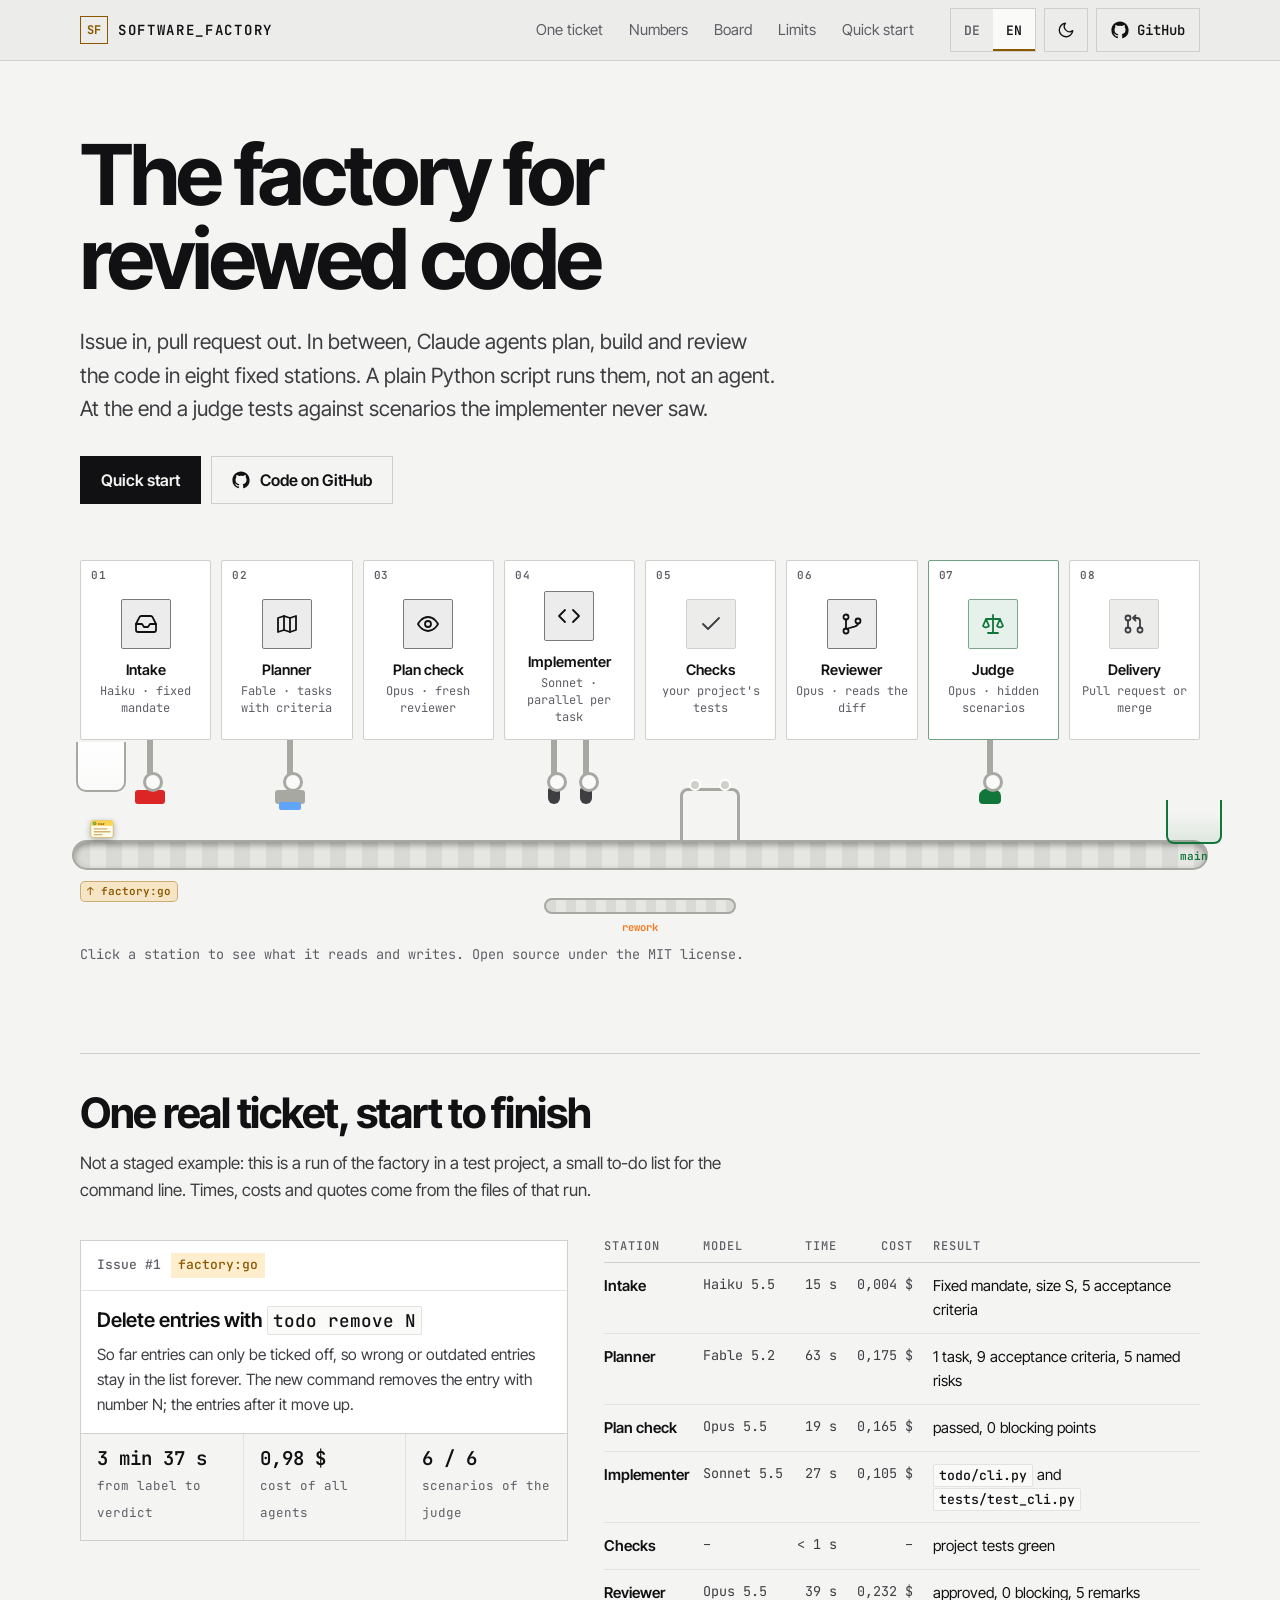
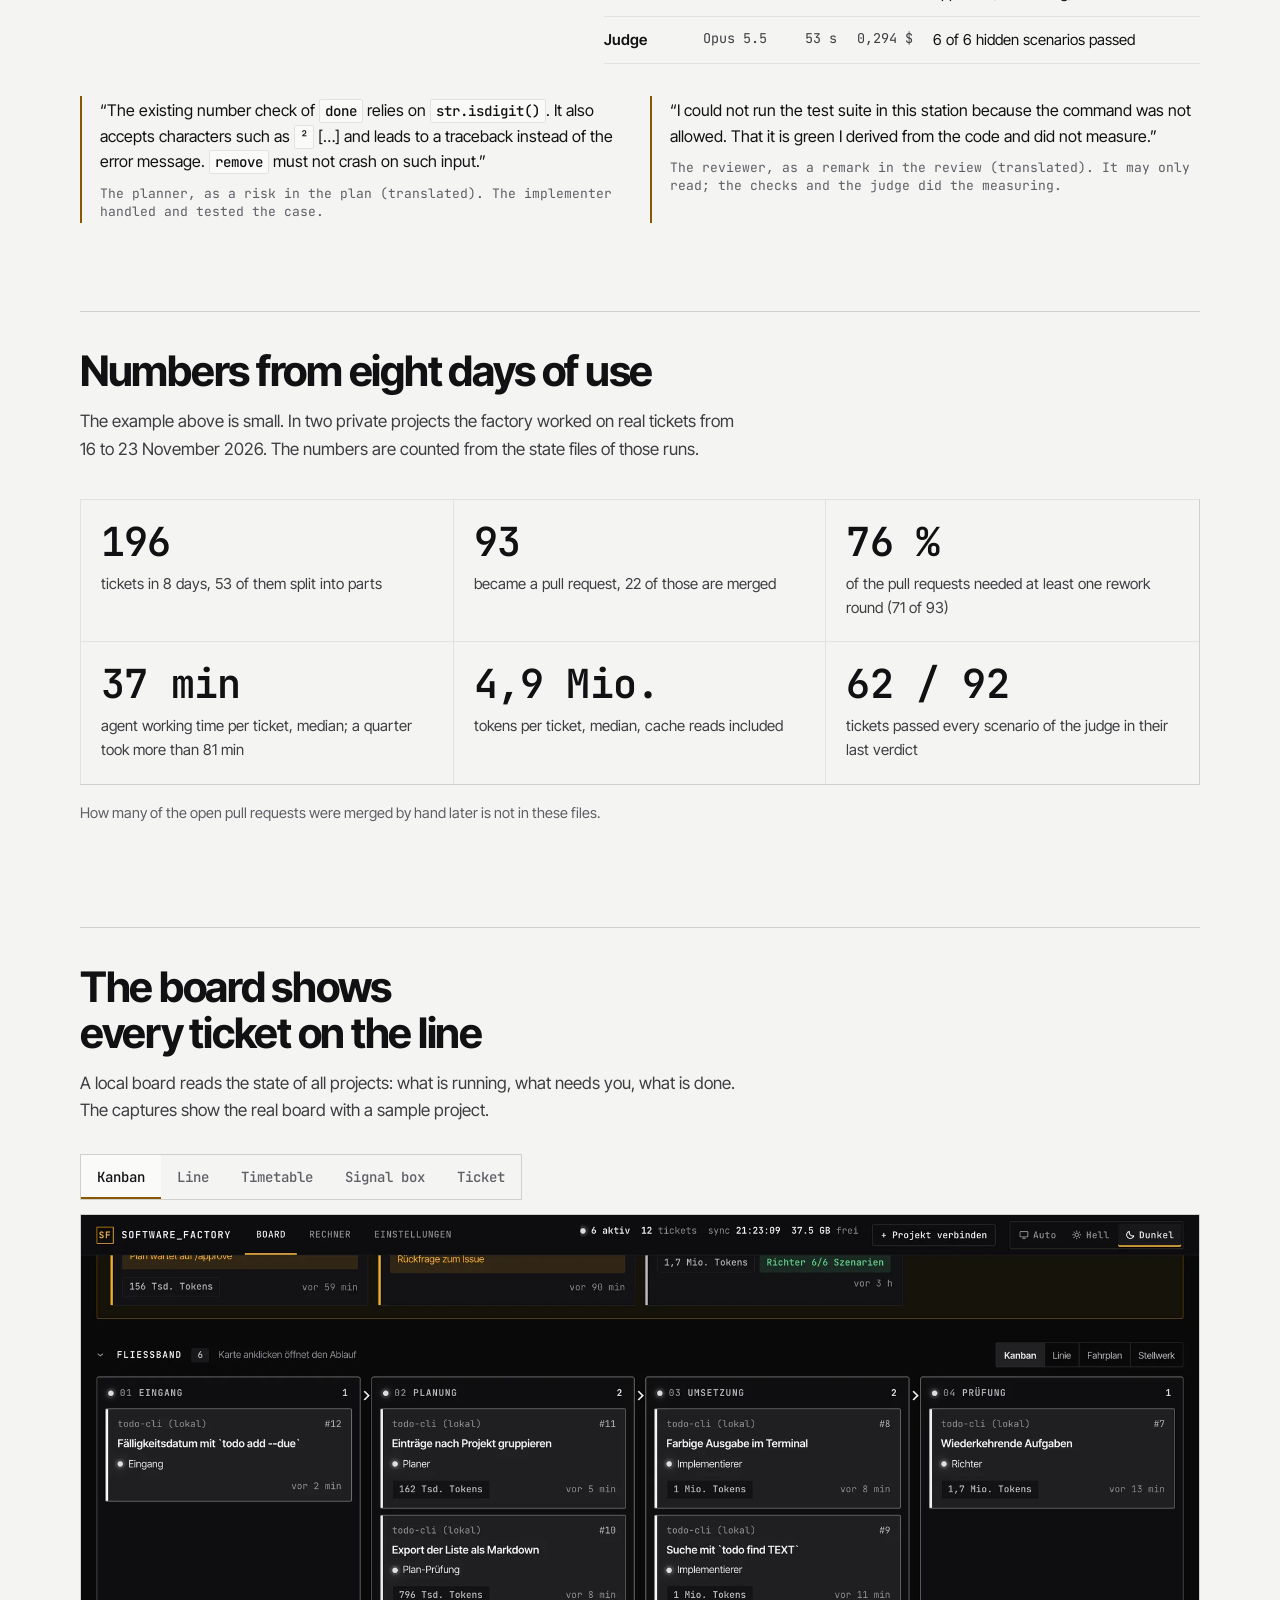
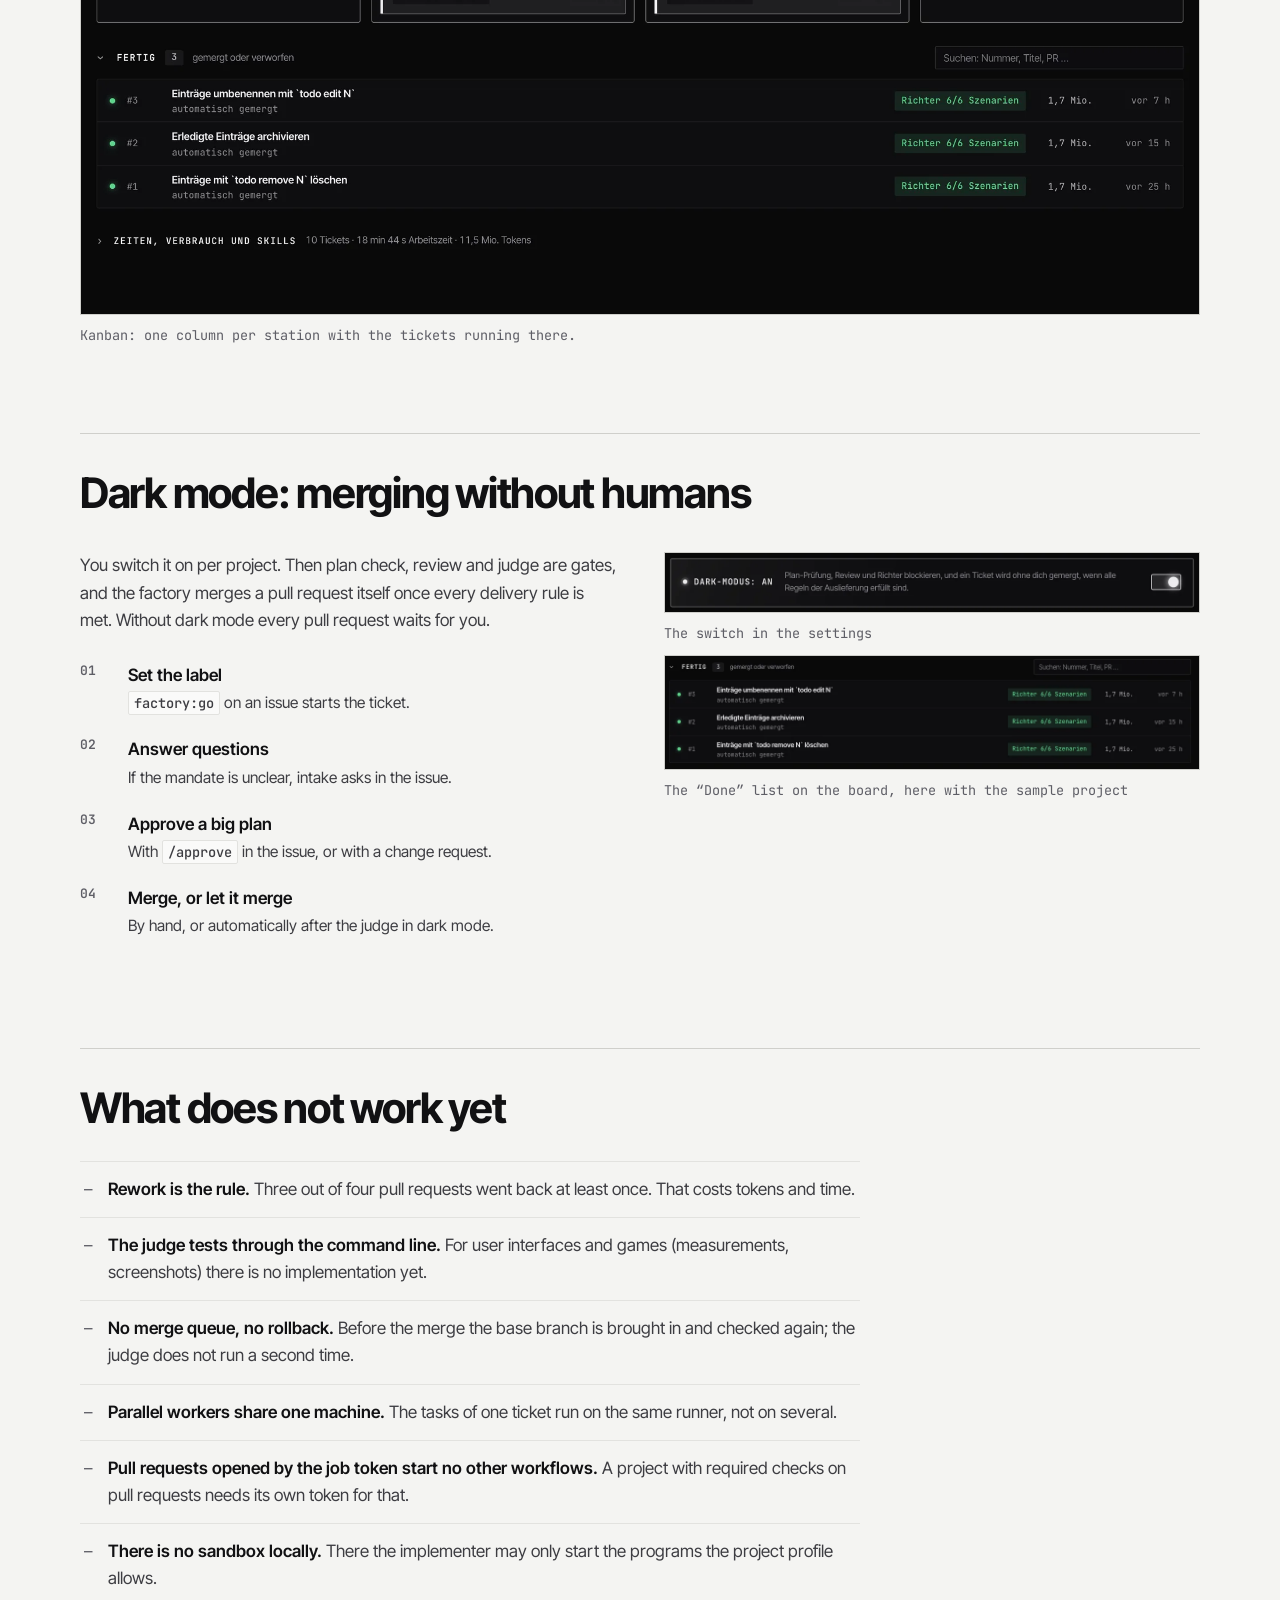
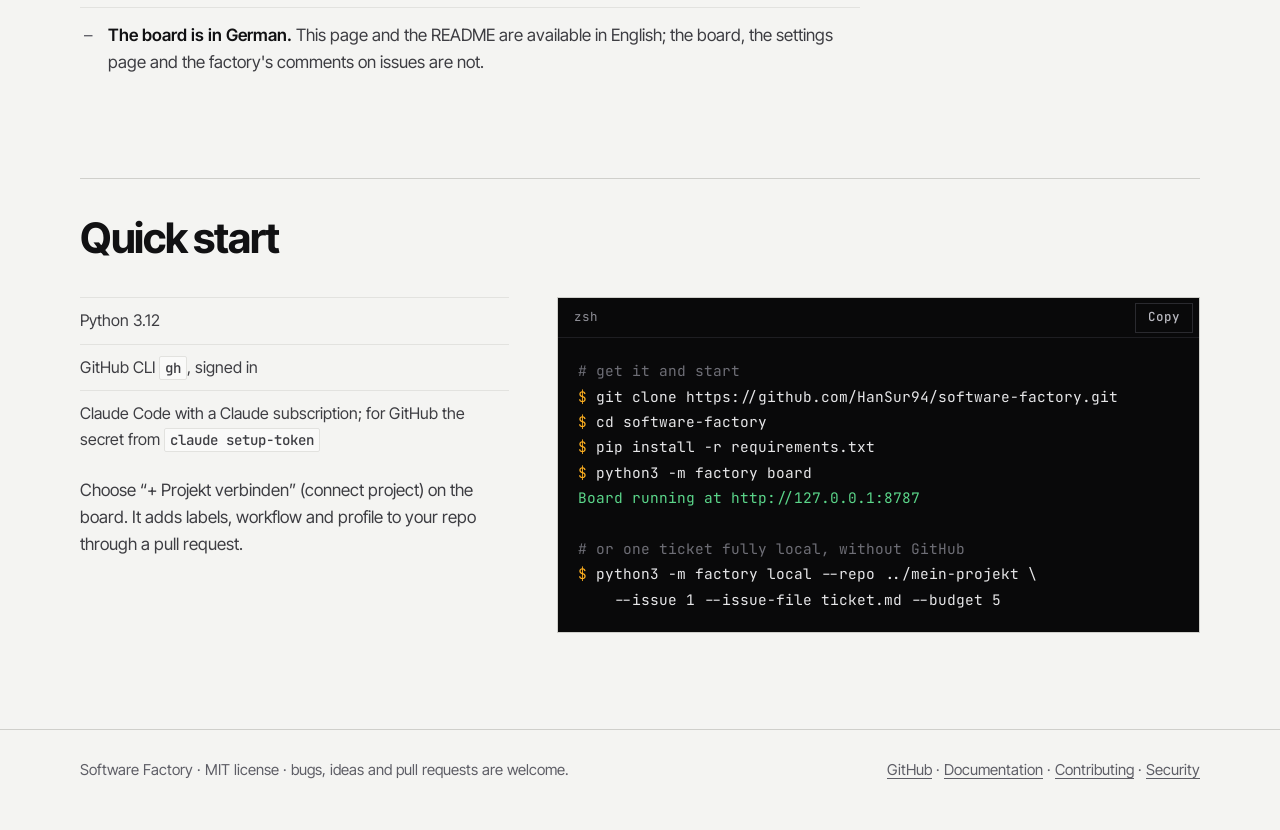
<file: docs/index.html>
<!doctype html>
<html lang="de">
<head>
<meta charset="utf-8">
<meta name="viewport" content="width=device-width, initial-scale=1">
<title>Software Factory – die Fabrik für geprüften Code</title>
<meta name="description" content="Open-Source-Fließband für Code: Claude-Agents planen, bauen und prüfen ein GitHub-Issue in acht Stationen, ein getrennter Richter testet gegen verborgene Szenarien. Gesteuert von einem Skript, nicht von einem Agent.">
<meta property="og:title" content="Software Factory">
<meta property="og:description" content="Issue rein, Pull Request raus. Agents planen, bauen und prüfen; ein Richter testet gegen verborgene Szenarien.">
<meta property="og:image" content="https://hansur94.github.io/software-factory/assets/board-kanban-dark.webp">
<meta property="og:type" content="website">
<meta name="twitter:card" content="summary_large_image">
<meta name="color-scheme" content="dark light">
<link rel="icon" href="data:image/svg+xml,%3Csvg xmlns='http://www.w3.org/2000/svg' viewBox='0 0 32 32'%3E%3Crect x='1.5' y='1.5' width='29' height='29' fill='%2309090a' stroke='%23ffb020' stroke-width='3'/%3E%3Ctext x='16' y='21.5' font-family='monospace' font-size='14' font-weight='700' text-anchor='middle' fill='%23ffb020'%3ESF%3C/text%3E%3C/svg%3E">
<script>
// Theme and language are per-browser conveniences; storage may be missing, then the system decides.
(function () {
  var t = null; try { t = localStorage.getItem("sf-page-theme"); } catch (e) {}
  if (t === "light" || t === "dark") document.documentElement.dataset.theme = t;
})();
</script>
<link rel="preconnect" href="https://fonts.googleapis.com">
<link rel="preconnect" href="https://fonts.gstatic.com" crossorigin>
<link href="https://fonts.googleapis.com/css2?family=Inter+Tight:wght@400;500;600;700&family=JetBrains+Mono:wght@400;500;600;700&display=swap" rel="stylesheet">
<style>
:root {
  --bg: #09090a; --bg-2: #0e0e10; --card: #121214; --card-2: #18181b; --line: #1e1e22; --line-2: #2a2a2f;
  --fg: #f2f2f4; --fg-2: #b9b9c0; --muted: #8e8e96;
  --run: #ececef; --run-soft: rgba(236, 236, 239, .10); --on-run: #111113;
  --you: #ffb020; --you-soft: rgba(255, 176, 32, .13);
  --done: #5bd68a; --done-soft: rgba(91, 214, 138, .12); --bad: #ff5a4e;
  --belt-a: #18181b; --belt-b: #222226; --belt-edge: #3a3a40;
  --mono: "JetBrains Mono", ui-monospace, SFMono-Regular, Menlo, monospace;
  --sans: "Inter Tight", "IBM Plex Sans", system-ui, -apple-system, "Segoe UI", sans-serif;
  --wrap: 1120px;
}
@media (prefers-color-scheme: light) {
  :root:not([data-theme="dark"]) {
    --bg: #f4f4f2; --bg-2: #ececea; --card: #ffffff; --card-2: #fafaf9; --line: #e2e2df; --line-2: #cfcfcb;
    --fg: #111113; --fg-2: #3d3d42; --muted: #5e5e66;
    --run: #111113; --run-soft: rgba(17, 17, 19, .08); --on-run: #ffffff;
    --you: #8a5800; --you-soft: rgba(255, 176, 32, .22);
    --done: #12753a; --done-soft: rgba(18, 117, 58, .1); --bad: #c4271d;
    --belt-a: #d9d9d5; --belt-b: #e6e6e3; --belt-edge: #a8a8a3;
  }
}
:root[data-theme="light"] {
  --bg: #f4f4f2; --bg-2: #ececea; --card: #ffffff; --card-2: #fafaf9; --line: #e2e2df; --line-2: #cfcfcb;
  --fg: #111113; --fg-2: #3d3d42; --muted: #5e5e66;
  --run: #111113; --run-soft: rgba(17, 17, 19, .08); --on-run: #ffffff;
  --you: #8a5800; --you-soft: rgba(255, 176, 32, .22);
  --done: #12753a; --done-soft: rgba(18, 117, 58, .1); --bad: #c4271d;
  --belt-a: #d9d9d5; --belt-b: #e6e6e3; --belt-edge: #a8a8a3;
}
* { box-sizing: border-box; }
html { scroll-behavior: smooth; -webkit-text-size-adjust: 100%; }
body { margin: 0; background: var(--bg); color: var(--fg); font: 400 17px/1.6 var(--sans); overflow-x: hidden; }
img { max-width: 100%; display: block; }
a { color: inherit; text-decoration-color: var(--muted); text-underline-offset: 3px; }
a:hover { text-decoration-color: var(--fg); }
:focus-visible { outline: 2px solid var(--you); outline-offset: 3px; }
.wrap { width: min(var(--wrap), 100% - 32px); margin-inline: auto; }
.skip { position: absolute; left: -999px; top: 8px; background: var(--fg); color: var(--bg); padding: 8px 14px; z-index: 50; }
.skip:focus { left: 16px; }
code { white-space: nowrap; font: 500 .88em/1 var(--mono); background: var(--card-2); border: 1px solid var(--line); border-radius: 2px; padding: 2px 5px; }

/* bar */
header.top { position: sticky; top: 0; z-index: 20; background: var(--bg-2); border-bottom: 1px solid var(--line-2); }
.nav { display: flex; align-items: center; gap: 24px; height: 60px; }
.brand { display: flex; align-items: center; gap: 10px; text-decoration: none; font: 600 14px/1 var(--mono); letter-spacing: .12em; }
.logo { width: 28px; height: 28px; display: grid; place-items: center; border: 1.5px solid var(--you); color: var(--you); font: 700 12px/1 var(--mono); letter-spacing: 0; }
.nav nav { display: flex; gap: 2px; margin-left: auto; }
.nav nav a { text-decoration: none; color: var(--muted); font-size: 15px; padding: 0 12px; min-height: 44px; display: inline-flex; align-items: center; }
.nav nav a:hover { color: var(--fg); }
.tools { display: flex; align-items: center; gap: 8px; }
.seg { display: inline-flex; border: 1px solid var(--line-2); }
.seg button { font: 600 13px/1 var(--mono); color: var(--muted); background: transparent; border: 0; min-width: 42px; min-height: 42px; cursor: pointer; }
.seg button:hover { color: var(--fg); }
.seg button[aria-pressed="true"] { color: var(--fg); background: var(--card-2); box-shadow: inset 0 -2px 0 var(--you); }
.theme, .gh { display: inline-flex; align-items: center; justify-content: center; gap: 8px; min-width: 44px; min-height: 44px; border: 1px solid var(--line-2); background: transparent;
  color: var(--fg); cursor: pointer; text-decoration: none; font: 500 14px/1 var(--mono); }
.gh { padding: 0 14px; }
.theme:hover, .gh:hover { border-color: var(--fg); }
.theme svg, .gh svg { width: 18px; height: 18px; }
.theme .sun { display: none; }
:root[data-mode="dark"] .theme .sun { display: block; } :root[data-mode="dark"] .theme .moon { display: none; }
@media (max-width: 960px) { .nav nav { display: none; } .tools { margin-left: auto; } }
@media (max-width: 520px) { .ghtext { display: none; } .gh { padding: 0; } }
@media (max-width: 440px) { .bname { display: none; } }

/* opening */
.hero { padding: 72px 0 0; }
h1 { font: 700 clamp(40px, 6.6vw, 84px)/1 var(--sans); letter-spacing: -.04em; margin: 0; max-width: 14ch; text-wrap: balance; }
.lead { font-size: clamp(18px, 2vw, 21px); color: var(--fg-2); max-width: 58ch; margin: 24px 0 0; text-wrap: pretty; }
.ctas { display: flex; gap: 10px; flex-wrap: wrap; margin-top: 30px; }
.btn { display: inline-flex; align-items: center; gap: 10px; text-decoration: none; font: 600 16px/1 var(--sans); padding: 0 20px; min-height: 48px;
  border: 1px solid var(--line-2); cursor: pointer; }
.btn:hover { border-color: var(--fg); }
.btn.primary { background: var(--fg); color: var(--bg); border-color: var(--fg); }
.btn.primary:hover { background: var(--fg-2); border-color: var(--fg-2); }
.btn svg { width: 18px; height: 18px; }
.hint { margin: 20px 0 0; color: var(--muted); font: 400 13.5px/1.5 var(--mono); }

/* sections: a hairline, a plain heading */
section { padding: 88px 0 0; }
section > .wrap, section.wrap { border-top: 1px solid var(--line-2); padding-top: 36px; }
h2 { font: 700 clamp(28px, 3.6vw, 42px)/1.1 var(--sans); letter-spacing: -.03em; margin: 0; max-width: 24ch; text-wrap: balance; }
.sub { color: var(--fg-2); max-width: 66ch; margin: 14px 0 0; }

/* one real ticket */
.run { display: grid; grid-template-columns: minmax(0, .9fr) minmax(0, 1.1fr); gap: 36px; margin-top: 36px; align-items: start; }
@media (max-width: 900px) { .run { grid-template-columns: 1fr; } }
.issue { border: 1px solid var(--line-2); background: var(--card); }
.issue .hd { display: flex; gap: 10px; align-items: center; padding: 12px 16px; border-bottom: 1px solid var(--line); font: 500 13px/1.3 var(--mono); color: var(--muted); }
.issue .lbl { color: var(--you); background: var(--you-soft); padding: 4px 7px; }
.issue h3 { font: 600 20px/1.3 var(--sans); margin: 0; padding: 16px 16px 0; }
.issue p { margin: 0; padding: 10px 16px 16px; color: var(--fg-2); font-size: 15.5px; }
.total { display: grid; grid-template-columns: repeat(3, 1fr); border: 1px solid var(--line-2); border-top: 0; }
.total div { padding: 14px 16px; border-left: 1px solid var(--line); }
.total div:first-child { border-left: 0; }
.total b { display: block; font: 600 clamp(15px, 1.5vw, 19px)/1.2 var(--mono); white-space: nowrap; }
.total span { font: 400 12.5px/1.4 var(--mono); color: var(--muted); }
table { width: 100%; border-collapse: collapse; font-size: 15px; }
th { text-align: left; font: 500 12px/1 var(--mono); color: var(--muted); letter-spacing: .08em; text-transform: uppercase; padding: 0 14px 10px 0; border-bottom: 1px solid var(--line-2); }
td { padding: 11px 14px 11px 0; border-bottom: 1px solid var(--line); vertical-align: top; }
td.m, th.m { font-family: var(--mono); font-size: 13.5px; white-space: nowrap; color: var(--fg-2); }
td.r, th.r { text-align: right; padding-right: 20px; }
td:first-child { white-space: nowrap; }
td b { font-weight: 600; }
td small { display: block; color: var(--muted); font-size: 13.5px; }
.scroll { overflow-x: auto; }
.quotes { display: grid; grid-template-columns: repeat(2, minmax(0, 1fr)); gap: 20px; margin-top: 32px; }
@media (max-width: 760px) { .quotes { grid-template-columns: 1fr; } }
blockquote { margin: 0; border-left: 2px solid var(--you); padding: 2px 0 2px 18px; }
blockquote p { margin: 0; font-size: 16px; color: var(--fg); }
blockquote footer { margin-top: 10px; padding: 0; font: 400 13px/1.4 var(--mono); color: var(--muted); }

/* numbers from real use */
.nums { display: grid; grid-template-columns: repeat(3, minmax(0, 1fr)); margin-top: 36px; border: 1px solid var(--line-2); }
.nums div { padding: 22px 20px; border-left: 1px solid var(--line); border-top: 1px solid var(--line); margin: -1px 0 0 -1px; }
.nums b { display: block; font: 600 clamp(28px, 3.4vw, 40px)/1 var(--mono); letter-spacing: -.02em; }
.nums span { display: block; margin-top: 10px; color: var(--fg-2); font-size: 15px; }
@media (max-width: 760px) { .nums { grid-template-columns: 1fr 1fr; } }
@media (max-width: 440px) { .nums { grid-template-columns: 1fr; } }
.note { margin-top: 16px; color: var(--muted); font-size: 14.5px; max-width: 70ch; }

/* the board */
.tabs { display: inline-flex; flex-wrap: wrap; margin-top: 30px; border: 1px solid var(--line-2); max-width: 100%; }
.tabs button { font: 500 14px/1 var(--mono); color: var(--muted); background: transparent; border: 0; padding: 0 16px; min-height: 44px; cursor: pointer; }
.tabs button:hover { color: var(--fg); }
.tabs button[aria-selected="true"] { color: var(--fg); background: var(--card-2); box-shadow: inset 0 -2px 0 var(--you); }
.panel { margin-top: 14px; }
.panel[hidden] { display: none; }
figure { margin: 0; }
.shot { border: 1px solid var(--line-2); background: #09090a; }
.shot img { width: 100%; height: auto; }
figcaption { margin-top: 10px; color: var(--muted); font: 400 13.5px/1.5 var(--mono); }

/* dark mode */
.split { display: grid; grid-template-columns: minmax(0, 1fr) minmax(0, 1fr); gap: 48px; align-items: start; margin-top: 36px; }
.split.wide-right { grid-template-columns: minmax(0, .8fr) minmax(0, 1.2fr); }
@media (max-width: 900px) { .split, .split.wide-right { grid-template-columns: 1fr; gap: 28px; } }
.steps { counter-reset: s; margin: 0; padding: 0; list-style: none; }
.steps li { counter-increment: s; position: relative; padding: 0 0 20px 48px; }
.steps li::before { content: counter(s, decimal-leading-zero); position: absolute; left: 0; top: 2px; font: 600 13px/1 var(--mono); color: var(--muted); }
.steps b { display: block; font-weight: 600; }
.steps span { color: var(--fg-2); font-size: 15.5px; }
.proof { display: grid; gap: 12px; }

/* limits */
.limits { margin: 30px 0 0; padding: 0; list-style: none; max-width: 78ch; }
.limits li { padding: 14px 0 14px 28px; border-top: 1px solid var(--line); position: relative; color: var(--fg-2); }
.limits li::before { content: "–"; position: absolute; left: 4px; color: var(--muted); }
.limits b { color: var(--fg); font-weight: 600; }

/* quick start */
.need { margin: 24px 0 0; padding: 0; list-style: none; }
.need li { padding: 10px 0; border-top: 1px solid var(--line); color: var(--fg-2); font-size: 16px; }
.term { background: #09090a; color: #e6e6e8; border: 1px solid var(--line-2); }
.term .bar { display: flex; align-items: center; height: 40px; padding: 0 6px 0 16px; border-bottom: 1px solid #1e1e22; font: 400 12.5px/1 var(--mono); color: #8e8e96; }
.term pre { margin: 0; padding: 20px; font: 400 14.5px/1.75 var(--mono); overflow-x: auto; }
.term .c { color: #6e6e76; } .term .p { color: #ffb020; user-select: none; } .term .ok { color: #5bd68a; }
.copy { margin-left: auto; font: 500 12.5px/1 var(--mono); color: #b9b9c0; background: transparent; border: 1px solid #2a2a2f; padding: 0 12px; min-height: 30px; cursor: pointer; }
.copy:hover { color: #fff; border-color: #8e8e96; }

footer.end { margin-top: 96px; border-top: 1px solid var(--line-2); padding: 28px 0 48px; color: var(--muted); font-size: 15px; }
footer.end .wrap { display: flex; gap: 12px 28px; flex-wrap: wrap; justify-content: space-between; }

@media (prefers-reduced-motion: reduce) { *, *::before, *::after { animation: none !important; transition: none !important; scroll-behavior: auto !important; } }

/* production line: stations stand over a running conveyor belt */
.factory { position: relative; display: grid; grid-template-columns: repeat(8, minmax(0, 1fr)); gap: 10px; margin-top: 56px; padding-bottom: 184px; }
.belt { position: absolute; left: -8px; right: -8px; bottom: 54px; height: 30px; border-radius: 15px; border: 2px solid var(--belt-edge);
  background: repeating-linear-gradient(90deg, var(--belt-a) 0 16px, var(--belt-b) 16px 32px);
  box-shadow: inset 0 3px 6px rgba(0, 0, 0, .35); animation: belt 1.1s linear infinite; }
@keyframes belt { to { background-position: 32px 0; } }
/* tickets riding on the belt: they start cyan and leave green */
.box { display: none; position: absolute; bottom: calc(100% + 2px); width: 30px; height: 22px; border-radius: 5px; background: var(--run);
  box-shadow: 0 0 16px color-mix(in srgb, var(--run) 60%, transparent); animation: ride 13.5s linear infinite; }
.box::before { content: ""; position: absolute; left: 6px; right: 6px; top: 6px; height: 2px; border-radius: 2px; background: rgba(0, 0, 0, .35); box-shadow: 0 5px 0 rgba(0, 0, 0, .25); }
.box.b1 { left: 10%; } .box.b2 { left: 45%; animation-delay: -4.5s; } .box.b3 { left: 80%; animation-delay: -9s; }
@keyframes ride { 0% { left: -4%; background: var(--run); } 82% { background: var(--run); } 90%, 100% { background: var(--done); box-shadow: 0 0 16px color-mix(in srgb, var(--done) 60%, transparent); } 100% { left: 100%; } }
.st { position: relative; z-index: 3; text-align: center; background: var(--card); border: 1px solid var(--line-2); border-radius: 2px; transition: border-color .2s, box-shadow .2s, transform .2s; }
.st-btn { display: block; width: 100%; height: 100%; padding: 30px 8px 14px; background: none; border: 0; border-radius: 2px; color: inherit; font: inherit; text-align: inherit; cursor: pointer; }
.st:hover { border-color: var(--fg); }
.st.on { border-color: var(--you); box-shadow: inset 0 -2px 0 var(--you); }
.st-detail { position: relative; margin-top: 18px; background: var(--card); border: 1px solid var(--line-2); border-radius: 2px; padding: 22px 24px; }
/* wide: a notch points up to the chosen station, so the panel reads as its extension */
.st-detail::before { content: ""; position: absolute; top: -9px; left: var(--px, 50%); width: 16px; height: 16px; margin-left: -8px; background: var(--card);
  border-left: 1px solid var(--line-2); border-top: 1px solid var(--line-2); transform: rotate(45deg); }
.st-detail .hd { display: flex; align-items: center; gap: 12px; flex-wrap: wrap; }
.st-detail h3 { font: 600 20px/1.3 var(--sans); margin: 0; }
.st-detail .model { font: 500 12.5px/1 var(--mono); color: var(--run); background: var(--run-soft); border-radius: 2px; padding: 6px 9px; }
.st-detail .close { margin-left: auto; font: 500 13px/1 var(--mono); color: var(--fg-2); background: transparent; border: 1px solid var(--line-2); border-radius: 2px; min-height: 36px; padding: 0 12px; cursor: pointer; }
.st-detail .close:hover { border-color: var(--run); color: var(--fg); }
.st-detail p { margin: 12px 0 0; color: var(--fg-2); }
.st-detail dl { display: grid; grid-template-columns: repeat(2, minmax(0, 1fr)); gap: 12px; margin: 16px 0 0; }
.st-detail dl div { background: var(--bg-2); border: 1px solid var(--line); border-radius: 2px; padding: 12px 14px; }
.st-detail dt { font: 600 11.5px/1 var(--mono); letter-spacing: .12em; text-transform: uppercase; color: var(--muted); margin-bottom: 8px; }
.st-detail dd { margin: 0; font-size: 15.5px; }
@media (max-width: 560px) { .st-detail dl { grid-template-columns: 1fr; } }
.st::after { display: none; content: ""; position: absolute; left: 50%; bottom: -36px; width: 14px; height: 34px; transform: translateX(-50%);
  background: linear-gradient(90deg, var(--belt-edge) 0 2px, transparent 2px calc(100% - 2px), var(--belt-edge) calc(100% - 2px)); }
.st .num { position: absolute; top: 9px; left: 10px; font: 600 11px/1 var(--mono); color: var(--muted); letter-spacing: .08em; }
.st .node { width: 50px; height: 50px; margin: 0 auto; border-radius: 2px; display: grid; place-items: center; background: var(--bg-2);
  border: 1px solid var(--line-2); color: var(--fg-2); }
.st .node svg { width: 24px; height: 24px; }
.st.agent .node { color: var(--run); border-color: color-mix(in srgb, var(--run) 45%, var(--line-2)); background: var(--run-soft); }
.st.judge .node { color: var(--done); border-color: color-mix(in srgb, var(--done) 45%, var(--line-2)); background: var(--done-soft); }
.st.judge { border-color: color-mix(in srgb, var(--done) 50%, var(--line-2)); }
.st h3 { font: 600 14.5px/1.25 var(--sans); margin: 12px 0 4px; }
.st p { margin: 0; font: 400 12px/1.4 var(--mono); color: var(--muted); }
.st div { min-width: 0; }
/* narrow screens: the belt runs down the left side, the stations stand beside it */
@media (max-width: 900px) {
  .factory { grid-template-columns: 1fr; gap: 12px; padding: 0 0 64px 84px; margin-top: 100px; }
  .belt { left: 4px; right: auto; top: -8px; bottom: 50px; width: 40px; height: auto; border-radius: 20px;
    background: repeating-linear-gradient(180deg, var(--belt-a) 0 16px, var(--belt-b) 16px 32px); animation-name: belt-down; }
  @keyframes belt-down { to { background-position: 0 32px; } }
  .box { bottom: auto; left: 2px; width: 22px; height: 30px; animation-name: ride-down; }
  .box.b1 { left: 2px; top: 10%; } .box.b2 { left: 2px; top: 45%; } .box.b3 { left: 2px; top: 80%; }
  .box::before { left: 6px; right: auto; top: 6px; bottom: 6px; width: 2px; height: auto; box-shadow: 5px 0 0 rgba(0, 0, 0, .25); }
  @keyframes ride-down { 0% { top: -4%; background: var(--run); } 82% { background: var(--run); } 90%, 100% { background: var(--done); } 100% { top: 100%; } }
  .st { text-align: left; }
  .st:hover { transform: none; }
  .st-btn { display: grid; grid-template-columns: 50px 1fr; gap: 0 14px; align-items: center; padding: 14px; height: auto; }
  /* narrow: the station tile itself opens; no tile of its own */
  .st .st-detail { margin: 0; border: 0; border-radius: 0; background: transparent; padding: 0 14px 16px 78px; animation: open .25s ease; }
  .st .st-detail::before, .st .st-detail .hd { display: none; }
  .st .st-detail dl { grid-template-columns: 1fr; margin-top: 4px; }
  .st .st-detail p { font: 400 15.5px/1.55 var(--sans); color: var(--fg-2); margin-top: 12px; }
  @keyframes open { from { opacity: 0; transform: translateY(-4px); } }
  .st::after { display: block; left: -40px; bottom: auto; top: 40px; width: 40px; height: 14px; transform: translateY(-50%);
    background: linear-gradient(180deg, var(--belt-edge) 0 2px, transparent 2px calc(100% - 2px), var(--belt-edge) calc(100% - 2px)); }
  .st .num { position: static; grid-column: 2; grid-row: 1; margin-bottom: 4px; }
  .st .node { grid-row: 1 / span 2; margin: 0; }
  .st h3 { margin: 0 0 2px; }
}


/* the line in motion (wide screens): a ticket drops in, robot arms work on it, it leaves as a parcel.
   Station centres sit at (n - .5) / 8 of the width. One parcel runs on a 14 s cycle; a second one
   runs every other cycle, fails at the checks and rides the return belt back to the implementer. */
.scene { position: absolute; inset: auto 0 0 0; height: 184px; z-index: 2; pointer-events: none; --t: 14s; }
.scene > * { position: absolute; }
.chute { left: -4px; bottom: 132px; width: 50px; height: 50px; z-index: 3; border: 2px solid var(--belt-edge); border-top: 0; border-radius: 0 0 10px 10px;
  background: linear-gradient(var(--card), var(--card-2)); }
.sign { left: 0; bottom: 22px; white-space: nowrap; font: 600 11px/1 var(--mono); color: var(--you); background: var(--you-soft); border: 1px solid color-mix(in srgb, var(--you) 40%, transparent); border-radius: 5px; padding: 4px 6px; }
.sign::before { content: "↑ "; }
.bin { left: calc(100% - 34px); bottom: 80px; width: 56px; height: 44px; z-index: 3; border: 2px solid var(--done); border-top: 0; border-radius: 0 0 8px 8px;
  background: linear-gradient(transparent 30%, var(--done-soft)); }
.bin::after { content: "main"; position: absolute; left: 50%; bottom: -20px; transform: translateX(-50%); font: 600 11px/1 var(--mono); color: var(--done); }
.rback { left: calc(43.75% - 26px); width: calc(12.5% + 52px); bottom: 10px; height: 16px; border-radius: 8px; border: 2px solid var(--belt-edge);
  background: repeating-linear-gradient(90deg, var(--belt-a) 0 10px, var(--belt-b) 10px 20px); animation: rback .9s linear infinite; }
.rback::before { content: "Nacharbeit"; position: absolute; left: 50%; top: 22px; transform: translateX(-50%); font: 600 10.5px/1 var(--mono); color: #f97316; white-space: nowrap; }
:root[lang="en"] .rback::before { content: "rework"; }
@keyframes rback { to { background-position: -20px 0; } }

/* parcels */
.pkg { left: 0; bottom: 86px; width: 44px; height: 34px; z-index: 2; animation: pkgA var(--t) ease-in-out infinite; }
.pkg i { position: absolute; inset: 0; opacity: 0; animation: var(--t) step-end infinite; }
.pkg i svg { display: block; width: 100%; height: 100%; overflow: visible; }
.pkg .note { opacity: 1; animation-name: l-note; filter: drop-shadow(0 2px 3px rgba(0, 0, 0, .3)); }
.pkg .stamp { animation-name: l-stamp; }
.pkg .bp { animation-name: l-bp; }
.pkg .crate { color: #22d3ee; animation-name: l-crate; filter: drop-shadow(0 2px 4px rgba(0, 0, 0, .35)); }
.pkg .seal { inset: -8px -8px auto auto; width: 18px; height: 18px; animation-name: l-seal; filter: drop-shadow(0 0 5px rgba(74, 222, 128, .8)); }
.pkg .carton { animation-name: l-carton; filter: drop-shadow(0 2px 3px rgba(0, 0, 0, .35)); }

@keyframes pkgA {
  0% { left: 4px; bottom: 150px; opacity: 0; } 3% { opacity: 1; } 7% { left: 4px; bottom: 86px; }
  12%, 20% { left: calc(6.25% - 22px); bottom: 86px; }
  27%, 34% { left: calc(18.75% - 22px); }
  44%, 56% { left: calc(43.75% - 22px); }
  72%, 80% { left: calc(81.25% - 22px); }
  84%, 91% { left: calc(93.75% - 22px); }
  96% { left: calc(100% - 26px); bottom: 86px; opacity: 1; } 97% { bottom: 82px; opacity: 0; } 100% { left: calc(100% - 26px); opacity: 0; } }
@keyframes l-note   { 0% { opacity: 1; } 50% { opacity: 0; } }
/* note, stamp and blueprint stay visible together until the implementer turns them into a crate */
@keyframes l-stamp  { 0% { opacity: 0; } 16% { opacity: 1; } 50% { opacity: 0; } }
@keyframes l-bp     { 0% { opacity: 0; } 31% { opacity: 1; } 50% { opacity: 0; } }
@keyframes l-crate  { 0% { opacity: 0; } 50% { opacity: 1; } 87% { opacity: 0; } }
@keyframes l-seal   { 0% { opacity: 0; } 76% { opacity: 1; } 98% { opacity: 0; } }
@keyframes l-carton { 0% { opacity: 0; } 87% { opacity: 1; } 98% { opacity: 0; } }

/* the parcel that fails the checks: every other cycle, starting 9 s into the first */
.pkg.again { animation: pkgB calc(var(--t) * 2) ease-in-out 9s infinite both; z-index: 1; }
.pkg.again .crate { opacity: 1; animation: l-bad calc(var(--t) * 2) step-end 9s infinite both; }
@keyframes pkgB {
  0% { left: calc(43.75% - 22px); bottom: 86px; opacity: 0; } 2% { opacity: 1; }
  8%, 14% { left: calc(56.25% - 22px); bottom: 86px; }
  17% { left: calc(56.25% - 22px); bottom: 28px; }
  25% { left: calc(43.75% - 22px); bottom: 28px; }
  28% { left: calc(43.75% - 22px); bottom: 86px; opacity: 1; } 30%, 100% { left: calc(43.75% - 22px); bottom: 86px; opacity: 0; } }
@keyframes l-bad { 0% { color: #22d3ee; } 9% { color: #ef4444; } 28% { color: #22d3ee; } }

/* robot arms: a rod behind the station tile, a head that comes down onto the parcel */
.arm { bottom: 126px; width: 30px; height: 140px; margin-left: -15px; left: var(--x); z-index: 1; animation: var(--t) ease-in-out infinite; }
.arm::before { content: ""; position: absolute; left: 12px; top: 0; bottom: 10px; width: 6px; border-radius: 3px; background: var(--belt-edge); }
.arm::after { content: ""; position: absolute; left: 8px; bottom: 6px; width: 14px; height: 14px; border-radius: 50%; background: var(--card-2); border: 3px solid var(--belt-edge); }
.arm b { position: absolute; left: 0; right: 0; bottom: -6px; height: 14px; border-radius: 3px; background: var(--fg-2); }
.arm.stamp b { background: #dc2626; }
.arm.plan b { background: var(--belt-edge); }
.arm.plan b::after { content: ""; position: absolute; left: 4px; right: 4px; top: 12px; height: 8px; border-radius: 2px; background: #60a5fa; animation: l-sheet var(--t) step-end infinite; }
.arm.weld b { left: 9px; right: 9px; height: 16px; border-radius: 2px 2px 6px 6px; background: var(--fg-2); }
.arm.seal b { left: 4px; right: 4px; height: 16px; border-radius: 50% 50% 4px 4px; background: var(--done); }
@keyframes l-sheet { 0% { opacity: 1; } 31% { opacity: 0; } 99% { opacity: 1; } }
@keyframes arm1 { 0%, 13%, 19%, 100% { transform: none; } 15%, 17% { transform: translateY(12px); } }
@keyframes arm2 { 0%, 28%, 34%, 100% { transform: none; } 30%, 32% { transform: translateY(12px); } }
@keyframes arm4 { 0%, 45%, 55%, 100% { transform: none; } 47%, 53% { transform: translateY(11px); } 49%, 51% { transform: translateY(9px) rotate(-6deg); } }
@keyframes arm4b { 0%, 45%, 55%, 100% { transform: none; } 47%, 53% { transform: translateY(11px); } 50% { transform: translateY(9px) rotate(6deg); } }
@keyframes arm7 { 0%, 73%, 79%, 100% { transform: none; } 75%, 77% { transform: translateY(12px); } }
.a1 { animation-name: arm1; } .a2 { animation-name: arm2; } .a4 { animation-name: arm4; } .a4b { animation-name: arm4b; } .a7 { animation-name: arm7; }

/* sparks of code while the implementer welds */
.spark { left: var(--x); bottom: 124px; font: 700 12px/1 var(--mono); color: #fbbf24; opacity: 0; animation: var(--t) linear infinite; text-shadow: 0 0 6px #f59e0b; }
.spark.s1 { animation-name: sp1; } .spark.s2 { animation-name: sp2; } .spark.s3 { animation-name: sp3; } .spark.s4 { animation-name: sp4; }
@keyframes sp1 { 0%, 47% { opacity: 0; transform: none; } 48% { opacity: 1; } 51% { opacity: 0; transform: translate(-22px, -18px); } }
@keyframes sp2 { 0%, 49% { opacity: 0; transform: none; } 50% { opacity: 1; } 53% { opacity: 0; transform: translate(20px, -20px); } }
@keyframes sp3 { 0%, 48% { opacity: 0; transform: none; } 49% { opacity: 1; } 52% { opacity: 0; transform: translate(4px, -26px); } }
@keyframes sp4 { 0%, 50% { opacity: 0; transform: none; } 51% { opacity: 1; } 54% { opacity: 0; transform: translate(-14px, -24px); } }

/* the checks: a gate with a lamp, green for the parcel that passes, red for the one that goes back */
.gate { left: calc(56.25% - 30px); bottom: 84px; width: 60px; height: 52px; border: 3px solid var(--belt-edge); border-bottom: 0; border-radius: 8px 8px 0 0; z-index: 3; }
.gate i { position: absolute; top: -12px; width: 12px; height: 12px; border-radius: 50%; background: var(--line-2); border: 2px solid var(--card); }
.gate .ok { left: 6px; animation: l-ok var(--t) step-end infinite; }
.gate .no { right: 6px; animation: l-no calc(var(--t) * 2) step-end 9s infinite both; }
@keyframes l-ok { 0% { background: var(--line-2); box-shadow: none; } 59% { background: #22c55e; box-shadow: 0 0 12px #22c55e; } 65% { background: var(--line-2); box-shadow: none; } }
@keyframes l-no { 0% { background: var(--line-2); box-shadow: none; } 8% { background: #ef4444; box-shadow: 0 0 12px #ef4444; } 16% { background: var(--line-2); box-shadow: none; } }

/* still frame for people who asked for less motion: parcels at different stages */
@media (prefers-reduced-motion: reduce) {
  .pkg { left: calc(43.75% - 22px); }
  .pkg .note { opacity: 0; } .pkg .crate { opacity: 1; }
  .pkg.again { left: calc(81.25% - 22px); opacity: 1; }
}

/* the same story on the vertical belt (narrow screens). The script puts the height of every station
   into --y1 … --y8 and the end of the belt into --yend; the keyframes below read them. */
@media (max-width: 900px) {
  .scene { inset: 0 auto 0 0; width: 84px; height: auto; }
  .chute { left: -1px; top: -60px; bottom: auto; }
  .sign { left: 58px; top: -44px; bottom: auto; }
  .sign::before { content: "← "; }
  .rback { display: none; }
  .bin { left: -4px; top: calc(var(--yend) + 4px); bottom: auto; }
  .pkg { left: 2px; bottom: auto; top: 0; transform: scale(.8); }
  @keyframes pkgA {
    0% { top: -56px; opacity: 0; } 3% { opacity: 1; }
    12%, 20% { top: calc(var(--y1) - 17px); }
    27%, 34% { top: calc(var(--y2) - 17px); }
    44%, 56% { top: calc(var(--y4) - 17px); }
    72%, 80% { top: calc(var(--y7) - 17px); }
    84%, 91% { top: calc(var(--y8) - 17px); }
    96% { top: calc(var(--yend) - 22px); opacity: 1; } 97% { opacity: 0; } 100% { top: calc(var(--yend) - 22px); opacity: 0; } }
  /* the parcel that fails rides back up beside the belt */
  @keyframes pkgB {
    0% { top: calc(var(--y4) - 17px); left: 2px; opacity: 0; } 2% { opacity: 1; }
    8%, 14% { top: calc(var(--y5) - 17px); left: 2px; }
    17% { top: calc(var(--y5) - 17px); left: 20px; }
    25% { top: calc(var(--y4) - 17px); left: 20px; }
    28% { top: calc(var(--y4) - 17px); left: 2px; opacity: 1; } 30%, 100% { top: calc(var(--y4) - 17px); left: 2px; opacity: 0; } }
  /* arms reach sideways from the station tile */
  .a1 { --y: var(--y1); } .a2 { --y: var(--y2); } .a4 { --y: calc(var(--y4) - 11px); } .a4b { --y: calc(var(--y4) + 11px); } .a7 { --y: var(--y7); }
  .arm { left: 44px; bottom: auto; top: calc(var(--y) - 7px); margin-left: 0; width: 60px; height: 14px; }
  .arm::before { left: 8px; right: 0; top: 4px; bottom: auto; width: auto; height: 6px; }
  .arm::after { left: auto; right: 10px; top: 0; bottom: auto; }
  .arm b { left: 0; right: auto; top: -3px; bottom: auto; width: 12px; height: 20px; }
  .arm.plan b::after { left: -9px; right: auto; top: 3px; width: 8px; height: 14px; }
  .arm.weld b { left: 0; right: auto; top: 1px; width: 15px; height: 12px; border-radius: 6px 2px 2px 6px; }
  .arm.seal b { left: 0; right: auto; top: 0; width: 15px; height: 14px; border-radius: 4px 50% 50% 4px; }
  @keyframes arm1 { 0%, 13%, 19%, 100% { transform: none; } 15%, 17% { transform: translateX(-9px); } }
  @keyframes arm2 { 0%, 28%, 34%, 100% { transform: none; } 30%, 32% { transform: translateX(-9px); } }
  @keyframes arm4 { 0%, 45%, 55%, 100% { transform: none; } 47%, 53% { transform: translateX(-8px); } 49%, 51% { transform: translateX(-6px); } }
  @keyframes arm4b { 0%, 45%, 55%, 100% { transform: none; } 47%, 53% { transform: translateX(-8px); } 50% { transform: translateX(-6px); } }
  @keyframes arm7 { 0%, 73%, 79%, 100% { transform: none; } 75%, 77% { transform: translateX(-9px); } }
  .spark { left: 38px; bottom: auto; top: calc(var(--y4) - 8px); }
  .gate { left: 4px; top: calc(var(--y5) - 24px); bottom: auto; width: 46px; height: 48px; border: 3px solid var(--belt-edge); border-left: 0; border-radius: 0 8px 8px 0; }
  .gate i { top: auto; left: auto; right: -9px; }
  .gate .ok { left: auto; top: 6px; } .gate .no { right: -9px; top: 26px; }
}
@media (max-width: 900px) and (prefers-reduced-motion: reduce) {
  .pkg { left: 2px; top: calc(var(--y4) - 17px); }
  .pkg.again { left: 2px; top: calc(var(--y7) - 17px); opacity: 1; }
}

</style>
</head>
<body>
<a class="skip" href="#main" data-en="Skip to content">Zum Inhalt springen</a>
<svg width="0" height="0" style="position:absolute" aria-hidden="true">
  <symbol id="i-gh" viewBox="0 0 24 24"><path fill="currentColor" d="M12 .5C5.65.5.5 5.65.5 12a11.5 11.5 0 0 0 7.86 10.92c.58.1.79-.25.79-.56v-2c-3.2.7-3.87-1.37-3.87-1.37-.53-1.33-1.28-1.69-1.28-1.69-1.04-.71.08-.7.08-.7 1.15.08 1.76 1.19 1.76 1.19 1.03 1.76 2.7 1.25 3.36.96.1-.75.4-1.25.73-1.54-2.55-.29-5.24-1.28-5.24-5.68 0-1.26.45-2.28 1.19-3.09-.12-.29-.52-1.46.11-3.05 0 0 .97-.31 3.17 1.18a11 11 0 0 1 5.77 0c2.2-1.49 3.17-1.18 3.17-1.18.63 1.59.23 2.76.11 3.05.74.81 1.19 1.83 1.19 3.09 0 4.41-2.69 5.38-5.25 5.67.41.36.78 1.06.78 2.14v3.17c0 .31.21.67.8.56A11.5 11.5 0 0 0 23.5 12C23.5 5.65 18.35.5 12 .5Z"/></symbol>
  <symbol id="i-inbox" viewBox="0 0 24 24" fill="none" stroke="currentColor" stroke-width="1.8" stroke-linecap="round" stroke-linejoin="round"><path d="M22 12h-6l-2 3h-4l-2-3H2"/><path d="M5.45 5.11 2 12v6a2 2 0 0 0 2 2h16a2 2 0 0 0 2-2v-6l-3.45-6.89A2 2 0 0 0 16.76 4H7.24a2 2 0 0 0-1.79 1.11Z"/></symbol>
  <symbol id="i-map" viewBox="0 0 24 24" fill="none" stroke="currentColor" stroke-width="1.8" stroke-linecap="round" stroke-linejoin="round"><path d="M9 4 3 6v14l6-2 6 2 6-2V4l-6 2-6-2Z"/><path d="M9 4v14M15 6v14"/></symbol>
  <symbol id="i-check" viewBox="0 0 24 24" fill="none" stroke="currentColor" stroke-width="1.8" stroke-linecap="round" stroke-linejoin="round"><path d="M20 6 9 17l-5-5"/></symbol>
  <symbol id="i-shield" viewBox="0 0 24 24" fill="none" stroke="currentColor" stroke-width="1.8" stroke-linecap="round" stroke-linejoin="round"><path d="M12 22s8-4 8-10V5l-8-3-8 3v7c0 6 8 10 8 10Z"/><path d="m9 12 2 2 4-4"/></symbol>
  <symbol id="i-code" viewBox="0 0 24 24" fill="none" stroke="currentColor" stroke-width="1.8" stroke-linecap="round" stroke-linejoin="round"><path d="m16 18 6-6-6-6M8 6l-6 6 6 6"/></symbol>
  <symbol id="i-terminal" viewBox="0 0 24 24" fill="none" stroke="currentColor" stroke-width="1.8" stroke-linecap="round" stroke-linejoin="round"><path d="m4 17 6-6-6-6M12 19h8"/></symbol>
  <symbol id="i-eye" viewBox="0 0 24 24" fill="none" stroke="currentColor" stroke-width="1.8" stroke-linecap="round" stroke-linejoin="round"><path d="M2 12s3.5-7 10-7 10 7 10 7-3.5 7-10 7S2 12 2 12Z"/><circle cx="12" cy="12" r="3"/></symbol>
  <symbol id="i-scale" viewBox="0 0 24 24" fill="none" stroke="currentColor" stroke-width="1.8" stroke-linecap="round" stroke-linejoin="round"><path d="M12 3v18M7 21h10M5 7h14M5 7l-3 7a4 4 0 0 0 6 0L5 7Zm14 0-3 7a4 4 0 0 0 6 0l-3-7Z"/></symbol>
  <symbol id="i-pr" viewBox="0 0 24 24" fill="none" stroke="currentColor" stroke-width="1.8" stroke-linecap="round" stroke-linejoin="round"><circle cx="6" cy="6" r="2.5"/><circle cx="6" cy="18" r="2.5"/><circle cx="18" cy="18" r="2.5"/><path d="M6 8.5v7M18 15.5V9a3 3 0 0 0-3-3h-4m0 0 2.5-2.5M11 6l2.5 2.5"/></symbol>
  <symbol id="i-cpu" viewBox="0 0 24 24" fill="none" stroke="currentColor" stroke-width="1.8" stroke-linecap="round" stroke-linejoin="round"><rect x="5" y="5" width="14" height="14" rx="2"/><path d="M9 9h6v6H9zM9 2v3M15 2v3M9 19v3M15 19v3M2 9h3M2 15h3M19 9h3M19 15h3"/></symbol>
  <symbol id="i-git" viewBox="0 0 24 24" fill="none" stroke="currentColor" stroke-width="1.8" stroke-linecap="round" stroke-linejoin="round"><circle cx="6" cy="5" r="2.5"/><circle cx="6" cy="19" r="2.5"/><circle cx="18" cy="9" r="2.5"/><path d="M6 7.5v9M18 11.5c0 4-6 3-11 5.5"/></symbol>
  <symbol id="i-sun" viewBox="0 0 24 24" fill="none" stroke="currentColor" stroke-width="1.8" stroke-linecap="round" stroke-linejoin="round"><circle cx="12" cy="12" r="4"/><path d="M12 2v2M12 20v2M4.93 4.93l1.41 1.41M17.66 17.66l1.41 1.41M2 12h2M20 12h2M4.93 19.07l1.41-1.41M17.66 6.34l1.41-1.41"/></symbol>
  <symbol id="i-moon" viewBox="0 0 24 24" fill="none" stroke="currentColor" stroke-width="1.8" stroke-linecap="round" stroke-linejoin="round"><path d="M21 12.8A9 9 0 1 1 11.2 3a7 7 0 0 0 9.8 9.8Z"/></symbol>
  <symbol id="i-arrow" viewBox="0 0 24 24" fill="none" stroke="currentColor" stroke-width="2" stroke-linecap="round" stroke-linejoin="round"><path d="M5 12h14M13 6l6 6-6 6"/></symbol>
</svg>

<header class="top">
  <div class="wrap nav">
    <a class="brand" href="#top" aria-label="Software Factory, nach oben" data-en-aria="Software Factory, back to top"><span class="logo" aria-hidden="true">SF</span><span class="bname">SOFTWARE_FACTORY</span></a>
    <nav aria-label="Abschnitte" data-en-aria="Sections">
      <a href="#lauf" data-en="One ticket">Ein Ticket</a>
      <a href="#zahlen" data-en="Numbers">Zahlen</a>
      <a href="#board" data-en="Board">Board</a>
      <a href="#grenzen" data-en="Limits">Grenzen</a>
      <a href="#start" data-en="Quick start">Schnellstart</a>
    </nav>
    <div class="tools">
      <div class="seg" role="group" aria-label="Sprache" data-en-aria="Language">
        <button type="button" class="lang" data-lang="de" aria-pressed="true" lang="de">DE</button>
        <button type="button" class="lang" data-lang="en" aria-pressed="false" lang="en">EN</button>
      </div>
      <button type="button" class="theme" id="theme" aria-label="Dunkle Darstellung"><svg class="sun" aria-hidden="true"><use href="#i-sun"/></svg><svg class="moon" aria-hidden="true"><use href="#i-moon"/></svg></button>
      <a class="gh" href="https://github.com/HanSur94/software-factory"><svg aria-hidden="true"><use href="#i-gh"/></svg><span class="ghtext">GitHub</span></a>
    </div>
  </div>
</header>

<main id="main">
  <div class="wrap hero" id="top">
    <h1 data-en="The factory for reviewed code">Die Fabrik für geprüften Code</h1>
    <p class="lead" data-en="Issue in, pull request out. In between, Claude agents plan, build and review the code in eight fixed stations. A plain Python script runs them, not an agent. At the end a judge tests against scenarios the implementer never saw.">Issue rein, Pull Request raus. Dazwischen planen, bauen und prüfen Claude-Agents den Code in acht festen Stationen. Ein normales Python-Skript steuert sie, kein Agent. Am Ende testet ein Richter gegen Szenarien, die der Implementierer nie gesehen hat.</p>
    <div class="ctas">
      <a class="btn primary" href="#start" data-en="Quick start">Schnellstart</a>
      <a class="btn" href="https://github.com/HanSur94/software-factory" data-en="&lt;svg aria-hidden=&quot;true&quot;&gt;&lt;use href=&quot;#i-gh&quot;/&gt;&lt;/svg&gt;Code on GitHub"><svg aria-hidden="true"><use href="#i-gh"/></svg>Code auf GitHub</a>
    </div>
    <div id="ablauf">
    <div class="factory" role="list">
      <div class="belt" aria-hidden="true"><span class="box b1"></span><span class="box b2"></span><span class="box b3"></span></div>
      <div class="scene" aria-hidden="true">
        <span class="chute"></span>
        <span class="sign">factory:go</span>
        <span class="rback"></span>
        <span class="arm stamp a1" style="--x: 6.25%"><b></b></span>
        <span class="arm plan a2" style="--x: 18.75%"><b></b></span>
        <span class="arm weld a4" style="--x: calc(43.75% - 16px)"><b></b></span>
        <span class="arm weld a4b" style="--x: calc(43.75% + 16px)"><b></b></span>
        <span class="spark s1" style="--x: 43.75%">{</span><span class="spark s2" style="--x: 43.75%">}</span><span class="spark s3" style="--x: 43.75%">;</span><span class="spark s4" style="--x: 43.75%">&lt;/&gt;</span>
        <span class="gate"><i class="ok"></i><i class="no"></i></span>
        <span class="arm seal a7" style="--x: 81.25%"><b></b></span>
        <span class="pkg"><i class="note"><svg viewBox="0 0 44 34"><rect x="1" y="1" width="42" height="32" rx="4" fill="#fffbea" stroke="#d4a72c"/><path d="M1.5 11V5a3.5 3.5 0 0 1 3.5-3.5h34A3.5 3.5 0 0 1 42.5 5v6z" fill="#fcd34d"/><circle cx="8" cy="6.4" r="2.5" fill="none" stroke="#15803d" stroke-width="1.5"/><circle cx="8" cy="6.4" r=".8" fill="#15803d"/><text x="14" y="9" font-family="monospace" font-size="7" font-weight="700" fill="#713f12">#12</text><rect x="6" y="15.5" width="26" height="2.4" rx="1.2" fill="#cdb46c"/><rect x="6" y="21" width="32" height="2.4" rx="1.2" fill="#cdb46c"/><rect x="6" y="26.5" width="17" height="2.4" rx="1.2" fill="#cdb46c"/></svg></i><i class="bp"><svg viewBox="0 0 44 34"><g transform="rotate(4 28 12)"><rect x="12" y="-4" width="33" height="22" rx="2" fill="#2563eb" stroke="#1e3a8a"/><path d="M12 3.5h33M12 10.5h33M20 -4v22M29 -4v22M38 -4v22" stroke="#93c5fd" stroke-width=".5" opacity=".7"/><path d="M17 13V2h9v5h8v6z" fill="none" stroke="#fff" stroke-width="1.3" stroke-linejoin="round"/></g></svg></i><i class="stamp"><svg viewBox="0 0 44 34"><g transform="rotate(-12 31 24)"><rect x="21.5" y="18" width="20" height="11" rx="2" fill="#fffbea" fill-opacity=".85" stroke="#dc2626" stroke-width="1.8"/><text x="31.5" y="26.3" text-anchor="middle" font-family="monospace" font-size="7.5" font-weight="700" fill="#dc2626">GO</text></g></svg></i><i class="crate"><svg viewBox="0 0 44 34"><rect x="1.5" y="1.5" width="41" height="31" rx="4" fill="#0f172a" stroke="currentColor" stroke-width="2"/><rect x="7" y="8" width="11" height="3" rx="1.5" fill="#22d3ee"/><rect x="20" y="8" width="9" height="3" rx="1.5" fill="#a78bfa"/><rect x="11" y="15.5" width="19" height="3" rx="1.5" fill="#4ade80"/><rect x="11" y="23" width="8" height="3" rx="1.5" fill="#fbbf24"/><rect x="21" y="23" width="13" height="3" rx="1.5" fill="#22d3ee"/></svg></i><i class="carton"><svg viewBox="0 0 44 34"><rect x="1" y="5" width="42" height="28" rx="3" fill="#c9935a" stroke="#8a5a2b"/><path d="M1.5 12V8a2.5 2.5 0 0 1 2.5-2.5h36A2.5 2.5 0 0 1 42.500 8v4z" fill="#b07d45"/><rect x="18.500" y="5.500" width="7" height="27" fill="#ecd3ae" opacity=".9"/><rect x="27" y="17" width="13" height="10" rx="1.500" fill="#fff"/><text x="33.500" y="24.600" text-anchor="middle" font-family="monospace" font-size="6.500" font-weight="700" fill="#6b4423">PR</text></svg></i><i class="seal"><svg viewBox="0 0 18 18"><circle cx="9" cy="9" r="8" fill="#22c55e" stroke="#fff" stroke-width="1.5"/><path d="M5.2 9.3l2.6 2.6 5-5.4" fill="none" stroke="#fff" stroke-width="2" stroke-linecap="round" stroke-linejoin="round"/></svg></i></span>
        <span class="pkg again"><i class="crate"><svg viewBox="0 0 44 34"><rect x="1.5" y="1.5" width="41" height="31" rx="4" fill="#0f172a" stroke="currentColor" stroke-width="2"/><rect x="7" y="8" width="11" height="3" rx="1.5" fill="#22d3ee"/><rect x="20" y="8" width="9" height="3" rx="1.5" fill="#a78bfa"/><rect x="11" y="15.5" width="19" height="3" rx="1.5" fill="#4ade80"/><rect x="11" y="23" width="8" height="3" rx="1.5" fill="#fbbf24"/><rect x="21" y="23" width="13" height="3" rx="1.5" fill="#22d3ee"/></svg></i></span>
        <span class="bin"></span>
      </div>
      <div class="st agent" role="listitem"><button type="button" class="st-btn" aria-expanded="false" aria-controls="st-detail" data-i="0"><span class="num">01</span><span class="node"><svg aria-hidden="true"><use href="#i-inbox"/></svg></span><div><h3 data-en="Intake">Eingang</h3><p data-en="Haiku · fixed mandate">Haiku · fester Auftrag</p></div></button></div>
      <div class="st agent" role="listitem"><button type="button" class="st-btn" aria-expanded="false" aria-controls="st-detail" data-i="1"><span class="num">02</span><span class="node"><svg aria-hidden="true"><use href="#i-map"/></svg></span><div><h3 data-en="Planner">Planer</h3><p data-en="Fable · tasks with criteria">Fable · Tasks mit Kriterien</p></div></button></div>
      <div class="st agent" role="listitem"><button type="button" class="st-btn" aria-expanded="false" aria-controls="st-detail" data-i="2"><span class="num">03</span><span class="node"><svg aria-hidden="true"><use href="#i-eye"/></svg></span><div><h3 data-en="Plan check">Plan-Prüfung</h3><p data-en="Opus · fresh reviewer">Opus · frischer Prüfer</p></div></button></div>
      <div class="st agent" role="listitem"><button type="button" class="st-btn" aria-expanded="false" aria-controls="st-detail" data-i="3"><span class="num">04</span><span class="node"><svg aria-hidden="true"><use href="#i-code"/></svg></span><div><h3 data-en="Implementer">Implementierer</h3><p data-en="Sonnet · parallel per task">Sonnet · parallel je Task</p></div></button></div>
      <div class="st" role="listitem"><button type="button" class="st-btn" aria-expanded="false" aria-controls="st-detail" data-i="4"><span class="num">05</span><span class="node"><svg aria-hidden="true"><use href="#i-check"/></svg></span><div><h3>Checks</h3><p data-en="your project&#x27;s tests">die Tests deines Projekts</p></div></button></div>
      <div class="st agent" role="listitem"><button type="button" class="st-btn" aria-expanded="false" aria-controls="st-detail" data-i="5"><span class="num">06</span><span class="node"><svg aria-hidden="true"><use href="#i-git"/></svg></span><div><h3>Reviewer</h3><p data-en="Opus · reads the diff">Opus · liest den Diff</p></div></button></div>
      <div class="st judge" role="listitem"><button type="button" class="st-btn" aria-expanded="false" aria-controls="st-detail" data-i="6"><span class="num">07</span><span class="node"><svg aria-hidden="true"><use href="#i-scale"/></svg></span><div><h3 data-en="Judge">Richter</h3><p data-en="Opus · hidden scenarios">Opus · verborgene Szenarien</p></div></button></div>
      <div class="st" role="listitem"><button type="button" class="st-btn" aria-expanded="false" aria-controls="st-detail" data-i="7"><span class="num">08</span><span class="node"><svg aria-hidden="true"><use href="#i-pr"/></svg></span><div><h3 data-en="Delivery">Auslieferung</h3><p data-en="Pull request or merge">Pull Request oder Merge</p></div></button></div>
    </div>
    <div class="st-detail" id="st-detail" role="region" aria-live="polite" hidden></div>
    </div>
    <p class="hint" data-en="Click a station to see what it reads and writes. Open source under the MIT license.">Klick auf eine Station zeigt, was sie liest und schreibt. Open Source unter MIT-Lizenz.</p>
  </div>

  <section id="lauf" aria-labelledby="h-lauf"><div class="wrap">
    <h2 id="h-lauf" data-en="One real ticket, start to finish">Ein echtes Ticket, von Anfang bis Ende</h2>
    <p class="sub" data-en="Not a staged example: this is a run of the factory in a test project, a small to-do list for the command line. Times, costs and quotes come from the files of that run.">Kein nachgestelltes Beispiel: Das ist ein Lauf der Factory in einem Testprojekt, einer kleinen To-do-Liste für die Kommandozeile. Zeiten, Kosten und Zitate stammen aus den Dateien dieses Laufs.</p>
    <div class="run">
      <div>
        <div class="issue">
          <div class="hd"><span>Issue #1</span><span class="lbl">factory:go</span></div>
          <h3 data-en="Delete entries with &lt;code&gt;todo remove N&lt;/code&gt;">Einträge mit <code>todo remove N</code> löschen</h3>
          <p data-en="So far entries can only be ticked off, so wrong or outdated entries stay in the list forever. The new command removes the entry with number N; the entries after it move up.">Bisher lassen sich Einträge nur abhaken. Falsch angelegte oder überholte Einträge bleiben deshalb für immer in der Liste. Das neue Kommando entfernt den Eintrag mit der Nummer N; die Einträge dahinter rücken nach.</p>
        </div>
        <div class="total">
          <div><b>3 min 37 s</b><span data-en="from label to verdict">vom Label bis zum Urteil</span></div>
          <div><b>0,98 $</b><span data-en="cost of all agents">Kosten aller Agents</span></div>
          <div><b>6 / 6</b><span data-en="scenarios of the judge">Szenarien des Richters</span></div>
        </div>
      </div>
      <div class="scroll">
        <table>
          <thead><tr><th data-en="Station">Station</th><th data-en="Model">Modell</th><th class="r" data-en="Time">Dauer</th><th class="r" data-en="Cost">Kosten</th><th data-en="Result">Ergebnis</th></tr></thead>
          <tbody>
<tr><td><b data-en="Intake">Eingang</b></td><td class="m">Haiku 5.5</td><td class="m r">15 s</td><td class="m r">0,004 $</td><td data-en="Fixed mandate, size S, 5 acceptance criteria">Fester Auftrag, Größe S, 5 Abnahmekriterien</td></tr>
<tr><td><b data-en="Planner">Planer</b></td><td class="m">Fable 5.2</td><td class="m r">63 s</td><td class="m r">0,175 $</td><td data-en="1 task, 9 acceptance criteria, 5 named risks">1 Task, 9 Abnahmekriterien, 5 benannte Risiken</td></tr>
<tr><td><b data-en="Plan check">Plan-Prüfung</b></td><td class="m">Opus 5.5</td><td class="m r">19 s</td><td class="m r">0,165 $</td><td data-en="passed, 0 blocking points">bestanden, 0 blockierende Punkte</td></tr>
<tr><td><b data-en="Implementer">Implementierer</b></td><td class="m">Sonnet 5.5</td><td class="m r">27 s</td><td class="m r">0,105 $</td><td data-en="&lt;code&gt;todo/cli.py&lt;/code&gt; and &lt;code&gt;tests/test_cli.py&lt;/code&gt;"><code>todo/cli.py</code> und <code>tests/test_cli.py</code></td></tr>
<tr><td><b data-en="Checks">Checks</b></td><td class="m">–</td><td class="m r">&lt; 1 s</td><td class="m r">–</td><td data-en="project tests green">Tests des Projekts grün</td></tr>
<tr><td><b data-en="Reviewer">Reviewer</b></td><td class="m">Opus 5.5</td><td class="m r">39 s</td><td class="m r">0,232 $</td><td data-en="approved, 0 blocking, 5 remarks">freigegeben, 0 blockierend, 5 Hinweise</td></tr>
<tr><td><b data-en="Judge">Richter</b></td><td class="m">Opus 5.5</td><td class="m r">53 s</td><td class="m r">0,294 $</td><td data-en="6 of 6 hidden scenarios passed">6 von 6 verborgenen Szenarien bestanden</td></tr>
          </tbody>
        </table>
      </div>
    </div>
    <div class="quotes">
      <blockquote>
        <p data-en="“The existing number check of &lt;code&gt;done&lt;/code&gt; relies on &lt;code&gt;str.isdigit()&lt;/code&gt;. It also accepts characters such as &lt;code&gt;²&lt;/code&gt; […] and leads to a traceback instead of the error message. &lt;code&gt;remove&lt;/code&gt; must not crash on such input.”">„Die bestehende Nummernprüfung von <code>done</code> stützt sich auf <code>str.isdigit()</code>. Das akzeptiert auch Zeichen wie <code>²</code> […] und führt zu einem Traceback statt zur Fehlermeldung. <code>remove</code> darf bei solchen Eingaben nicht abstürzen.“</p>
        <footer data-en="The planner, as a risk in the plan (translated). The implementer handled and tested the case.">Der Planer, als Risiko im Plan. Der Implementierer hat den Fall abgefangen und getestet.</footer>
      </blockquote>
      <blockquote>
        <p data-en="“I could not run the test suite in this station because the command was not allowed. That it is green I derived from the code and did not measure.”">„Ich konnte die Testsuite in dieser Station nicht ausführen, weil das Kommando nicht freigegeben war. Dass sie grün ist, habe ich aus dem Code abgeleitet und nicht gemessen.“</p>
        <footer data-en="The reviewer, as a remark in the review (translated). It may only read; the checks and the judge did the measuring.">Der Reviewer, als Hinweis im Review. Er darf nur lesen; gemessen haben die Checks und der Richter.</footer>
      </blockquote>
    </div>
  </div></section>

  <section id="zahlen" aria-labelledby="h-zahlen"><div class="wrap">
    <h2 id="h-zahlen" data-en="Numbers from eight days of use">Zahlen aus acht Tagen Betrieb</h2>
    <p class="sub" data-en="The example above is small. In two private projects the factory worked on real tickets from 16 to 23 November 2026. The numbers are counted from the state files of those runs.">Das Beispiel oben ist klein. In zwei privaten Projekten lief die Factory vom 16. bis 23. November 2026 an echten Tickets. Die Zahlen sind aus den Zustandsdateien dieser Läufe gezählt.</p>
    <div class="nums">
<div><b>196</b><span data-en="tickets in 8 days, 53 of them split into parts">Tickets in 8 Tagen, 53 davon in Teil-Tickets aufgeteilt</span></div>
<div><b>93</b><span data-en="became a pull request, 22 of those are merged">wurden zu einem Pull Request, 22 davon sind gemergt</span></div>
<div><b>76 %</b><span data-en="of the pull requests needed at least one rework round (71 of 93)">der Pull Requests brauchten mindestens eine Nacharbeitsrunde (71 von 93)</span></div>
<div><b>37 min</b><span data-en="agent working time per ticket, median; a quarter took more than 81 min">Arbeitszeit der Agents je Ticket im Median; ein Viertel brauchte über 81 min</span></div>
<div><b>4,9 Mio.</b><span data-en="tokens per ticket, median, cache reads included">Tokens je Ticket im Median, Cache-Lesezugriffe mitgezählt</span></div>
<div><b>62 / 92</b><span data-en="tickets passed every scenario of the judge in their last verdict">Tickets bestanden zuletzt alle Szenarien des Richters</span></div>
    </div>
    <p class="note" data-en="How many of the open pull requests were merged by hand later is not in these files.">Wie viele der offenen Pull Requests später von Hand gemergt wurden, steht nicht in diesen Dateien.</p>
  </div></section>

  <section id="board" aria-labelledby="h-board"><div class="wrap">
    <h2 id="h-board" data-en="The board shows every ticket on the line">Das Board zeigt jedes Ticket auf dem Band</h2>
    <p class="sub" data-en="A local board reads the state of all projects: what is running, what needs you, what is done. The captures show the real board with a sample project.">Ein lokales Board liest den Zustand aller Projekte: was läuft, was dich braucht, was fertig ist. Die Aufnahmen zeigen das echte Board mit einem Beispielprojekt.</p>
    <div class="tabs" role="tablist" aria-label="Ansichten des Boards" data-en-aria="Board views">
<button role="tab" id="t-kanban" aria-controls="p-kanban" aria-selected="true" data-en="Kanban">Kanban</button>
<button role="tab" id="t-line" aria-controls="p-line" aria-selected="false" tabindex="-1" data-en="Line">Linie</button>
<button role="tab" id="t-time" aria-controls="p-time" aria-selected="false" tabindex="-1" data-en="Timetable">Fahrplan</button>
<button role="tab" id="t-signal" aria-controls="p-signal" aria-selected="false" tabindex="-1" data-en="Signal box">Stellwerk</button>
<button role="tab" id="t-ticket" aria-controls="p-ticket" aria-selected="false" tabindex="-1" data-en="Ticket">Ticket</button>
    </div>
<div class="panel" role="tabpanel" id="p-kanban" aria-labelledby="t-kanban"><figure><div class="shot"><img src="assets/flow-kanban-dark.webp" width="1920" height="1200" loading="lazy" alt="Kanban-Ansicht mit den Spalten Eingang, Planung, Umsetzung und Prüfung, darunter die fertigen Tickets." data-en-alt="Kanban view with the columns intake, planning, implementation and review, and the finished tickets below."></div><figcaption data-en="Kanban: one column per station with the tickets running there.">Kanban: jede Station eine Spalte, mit den Tickets, die dort gerade laufen.</figcaption></figure></div>
<div class="panel" role="tabpanel" id="p-line" aria-labelledby="t-line" hidden><figure><div class="shot"><img src="assets/flow-line-dark.webp" width="1920" height="1200" loading="lazy" alt="Linien-Ansicht mit Abschnitten von Eingang bis Fertig." data-en-alt="Line view with sections from intake to done."></div><figcaption data-en="Line: throughput and typical duration per station.">Linie: Durchsatz und typische Dauer je Station.</figcaption></figure></div>
<div class="panel" role="tabpanel" id="p-time" aria-labelledby="t-time" hidden><figure><div class="shot"><img src="assets/flow-timetable-dark.webp" width="1920" height="1200" loading="lazy" alt="Fahrplan-Ansicht: je Ticket eine Zeile auf einer Zeitachse." data-en-alt="Timetable view: one row per ticket on a time axis."></div><figcaption data-en="Timetable: every ticket on a time axis, coloured by phase.">Fahrplan: jedes Ticket auf einer Zeitachse, farbig nach Phase.</figcaption></figure></div>
<div class="panel" role="tabpanel" id="p-signal" aria-labelledby="t-signal" hidden><figure><div class="shot"><img src="assets/flow-signal-dark.webp" width="1920" height="1200" loading="lazy" alt="Stellwerk-Ansicht: die Stationen als Knoten eines Netzes." data-en-alt="Signal box view: the stations as nodes of a network."></div><figcaption data-en="Signal box: where tickets sit and how many went from station to station.">Stellwerk: wo Tickets liegen und wie viele von Station zu Station gingen.</figcaption></figure></div>
<div class="panel" role="tabpanel" id="p-ticket" aria-labelledby="t-ticket" hidden><figure><div class="shot"><img src="assets/ticket-dark.webp" width="1920" height="1200" loading="lazy" alt="Ein geöffnetes Ticket mit dem Ablauf seiner Stationen." data-en-alt="An open ticket with the flow of its stations."></div><figcaption data-en="An open ticket: every step with model, duration and tokens.">Ein geöffnetes Ticket: jeder Schritt mit Modell, Dauer und Tokens.</figcaption></figure></div>
  </div></section>

  <section id="dark" aria-labelledby="h-dark"><div class="wrap">
    <h2 id="h-dark" data-en="Dark mode: merging without humans">Dark-Modus: mergen ohne Menschen</h2>
    <div class="split">
      <div>
        <p class="sub" style="margin-top:0" data-en="You switch it on per project. Then plan check, review and judge are gates, and the factory merges a pull request itself once every delivery rule is met. Without dark mode every pull request waits for you.">Du schaltest ihn je Projekt ein. Dann sind Plan-Prüfung, Review und Richter Tore, und die Factory mergt einen Pull Request selbst, wenn alle Regeln der Auslieferung erfüllt sind. Ohne Dark-Modus wartet jeder Pull Request auf dich.</p>
        <ol class="steps" style="margin-top:28px">
          <li><b data-en="Set the label">Label setzen</b><span data-en="&lt;code&gt;factory:go&lt;/code&gt; on an issue starts the ticket."><code>factory:go</code> an einem Issue startet das Ticket.</span></li>
          <li><b data-en="Answer questions">Rückfragen beantworten</b><span data-en="If the mandate is unclear, intake asks in the issue.">Ist der Auftrag unklar, fragt der Eingang im Issue nach.</span></li>
          <li><b data-en="Approve a big plan">Großen Plan freigeben</b><span data-en="With &lt;code&gt;/approve&lt;/code&gt; in the issue, or with a change request.">Mit <code>/approve</code> im Issue, oder mit einem Änderungswunsch.</span></li>
          <li><b data-en="Merge, or let it merge">Mergen oder mergen lassen</b><span data-en="By hand, or automatically after the judge in dark mode.">Von Hand, oder im Dark-Modus automatisch nach dem Richter.</span></li>
        </ol>
      </div>
      <div class="proof">
        <figure><div class="shot"><img src="assets/settings-darkmode-dark.webp" width="1200" height="132" loading="lazy" alt="Der Schalter Dark-Modus in den Einstellungen, eingeschaltet." data-en-alt="The dark mode switch in the settings, turned on."></div>
          <figcaption data-en="The switch in the settings">Der Schalter in den Einstellungen</figcaption></figure>
        <figure><div class="shot"><img src="assets/done-merged-dark.webp" width="1084" height="228" loading="lazy" alt="Die Liste Fertig im Board: drei Tickets mit dem Vermerk automatisch gemergt." data-en-alt="The Done list on the board: three tickets marked as merged automatically."></div>
          <figcaption data-en="The “Done” list on the board, here with the sample project">Die Liste „Fertig“ im Board, hier mit dem Beispielprojekt</figcaption></figure>
      </div>
    </div>
  </div></section>

  <section id="grenzen" aria-labelledby="h-grenzen"><div class="wrap">
    <h2 id="h-grenzen" data-en="What does not work yet">Was noch nicht geht</h2>
    <ul class="limits">
<li data-en="&lt;b&gt;Rework is the rule.&lt;/b&gt; Three out of four pull requests went back at least once. That costs tokens and time."><b>Nacharbeit ist die Regel.</b> Drei von vier Pull Requests gingen mindestens einmal zurück. Das kostet Tokens und Zeit.</li>
<li data-en="&lt;b&gt;The judge tests through the command line.&lt;/b&gt; For user interfaces and games (measurements, screenshots) there is no implementation yet."><b>Der Richter prüft über die Kommandozeile.</b> Für Oberflächen und Spiele (Messwerte, Screenshots) fehlt die Umsetzung.</li>
<li data-en="&lt;b&gt;No merge queue, no rollback.&lt;/b&gt; Before the merge the base branch is brought in and checked again; the judge does not run a second time."><b>Kein Merge-Queue, kein Rollback.</b> Vor dem Merge wird der Basis-Branch eingearbeitet und erneut geprüft; der Richter läuft danach nicht noch einmal.</li>
<li data-en="&lt;b&gt;Parallel workers share one machine.&lt;/b&gt; The tasks of one ticket run on the same runner, not on several."><b>Parallele Arbeiter teilen sich eine Maschine.</b> Die Tasks eines Tickets laufen auf demselben Runner, nicht auf mehreren.</li>
<li data-en="&lt;b&gt;Pull requests opened by the job token start no other workflows.&lt;/b&gt; A project with required checks on pull requests needs its own token for that."><b>Pull Requests vom Job-Token starten keine anderen Workflows.</b> Ein Projekt mit Pflicht-Checks auf Pull Requests braucht dafür einen eigenen Token.</li>
<li data-en="&lt;b&gt;There is no sandbox locally.&lt;/b&gt; There the implementer may only start the programs the project profile allows."><b>Lokal gibt es keine Sandbox.</b> Der Implementierer darf dort nur die Programme starten, die das Projektprofil erlaubt.</li>
<li data-en="&lt;b&gt;The board is in German.&lt;/b&gt; This page and the README are available in English; the board, the settings page and the factory's comments on issues are not."><b>Das Board ist auf Deutsch.</b> Diese Seite und die README gibt es auf Englisch; das Board, die Einstellungsseite und die Kommentare der Factory an Issues nicht.</li>
    </ul>
  </div></section>

  <section id="start" aria-labelledby="h-start"><div class="wrap">
    <h2 id="h-start" data-en="Quick start">Schnellstart</h2>
    <div class="split wide-right">
      <div>
        <ul class="need" style="margin-top:0">
          <li>Python 3.12</li>
          <li data-en="GitHub CLI &lt;code&gt;gh&lt;/code&gt;, signed in">GitHub CLI <code>gh</code>, angemeldet</li>
          <li data-en="Claude Code with a Claude subscription; for GitHub the secret from &lt;code&gt;claude setup-token&lt;/code&gt;">Claude Code mit einem Claude-Abo; für GitHub das Secret aus <code>claude setup-token</code></li>
        </ul>
        <p class="sub" data-en="Choose “+ Projekt verbinden” (connect project) on the board. It adds labels, workflow and profile to your repo through a pull request.">Im Board „+ Projekt verbinden“ wählen. Die Seite legt Labels, Workflow und Profil per Pull Request in deinem Repo an.</p>
      </div>
      <div class="term">
        <div class="bar"><span>zsh</span><button class="copy" type="button" data-en="Copy" data-copy="git clone https://github.com/HanSur94/software-factory.git&#10;cd software-factory&#10;pip install -r requirements.txt&#10;python3 -m factory board">Kopieren</button></div>
<pre><span class="c" data-en="# get it and start"># holen und starten</span>
<span class="p">$ </span>git clone https://github.com/HanSur94/software-factory.git
<span class="p">$ </span>cd software-factory
<span class="p">$ </span>pip install -r requirements.txt
<span class="p">$ </span>python3 -m factory board
<span class="ok" data-en="Board running at http://127.0.0.1:8787">Board läuft auf http://127.0.0.1:8787</span>

<span class="c" data-en="# or one ticket fully local, without GitHub"># oder ein Ticket ganz lokal, ohne GitHub</span>
<span class="p">$ </span>python3 -m factory local --repo ../mein-projekt \
    --issue 1 --issue-file ticket.md --budget 5</pre>
      </div>
    </div>
  </div></section>
</main>

<footer class="end">
  <div class="wrap">
    <span data-en="Software Factory · MIT license · bugs, ideas and pull requests are welcome.">Software Factory · MIT-Lizenz · Fehler, Ideen und Pull Requests sind willkommen.</span>
    <span><a href="https://github.com/HanSur94/software-factory">GitHub</a> · <a href="https://github.com/HanSur94/software-factory/blob/main/README.md" data-en="Documentation">Dokumentation</a> · <a href="https://github.com/HanSur94/software-factory/blob/main/CONTRIBUTING.md" data-en="Contributing">Mitmachen</a> · <a href="https://github.com/HanSur94/software-factory/blob/main/SECURITY.md" data-en="Security">Sicherheit</a></span>
  </div>
</footer>

<script>
// Tabs: arrow keys move between them, as the ARIA pattern expects.
const tabs = [...document.querySelectorAll('[role="tab"]')];
function pick(t, focus) {
  tabs.forEach(b => {
    const on = b === t;
    b.setAttribute("aria-selected", String(on));
    b.tabIndex = on ? 0 : -1;
    document.getElementById(b.getAttribute("aria-controls")).hidden = !on;
  });
  if (focus) t.focus();
}
tabs.forEach((t, i) => {
  t.addEventListener("click", () => pick(t));
  t.addEventListener("keydown", e => {
    const d = { ArrowRight: 1, ArrowLeft: -1 }[e.key];
    if (d) { e.preventDefault(); pick(tabs[(i + d + tabs.length) % tabs.length], true); }
    if (e.key === "Home") { e.preventDefault(); pick(tabs[0], true); }
    if (e.key === "End") { e.preventDefault(); pick(tabs[tabs.length - 1], true); }
  });
});
// Light or dark: follows the system until the visitor picks one.
const root = document.documentElement, themeBtn = document.getElementById("theme");
const sysDark = matchMedia("(prefers-color-scheme: dark)");
const store = (k, v) => { try { if (v === undefined) return localStorage.getItem(k); localStorage.setItem(k, v); } catch (e) { return null; } };
let lang = "de";
function markTheme() {
  const dark = root.dataset.theme ? root.dataset.theme === "dark" : sysDark.matches;
  root.dataset.mode = dark ? "dark" : "light";
  const de = dark ? "Helle Darstellung" : "Dunkle Darstellung", en = dark ? "Light theme" : "Dark theme";
  themeBtn.setAttribute("aria-label", lang === "en" ? en : de);
}
themeBtn.addEventListener("click", () => {
  root.dataset.theme = root.dataset.mode === "dark" ? "light" : "dark";
  store("sf-page-theme", root.dataset.theme); markTheme();
});
sysDark.addEventListener("change", markTheme);

// German or English: every translated element carries its English text in data-en.
const META = { de: [document.title, document.querySelector('meta[name="description"]').content],
  en: ["Software Factory – the factory for reviewed code",
       "Open-source production line for code: Claude agents plan, build and review a GitHub issue, a separate judge tests against hidden scenarios. Run by a script, not by an agent."] };
function setLang(l) {
  lang = l; root.lang = l;
  document.querySelectorAll("[data-en]").forEach(el => {
    if (el.dataset.de === undefined) el.dataset.de = el.innerHTML;
    el.innerHTML = l === "en" ? el.dataset.en : el.dataset.de;
  });
  document.querySelectorAll("[data-en-alt]").forEach(el => {
    if (el.dataset.deAlt === undefined) el.dataset.deAlt = el.alt;
    el.alt = l === "en" ? el.dataset.enAlt : el.dataset.deAlt;
  });
  document.querySelectorAll("[data-en-aria]").forEach(el => {
    if (el.dataset.deAria === undefined) el.dataset.deAria = el.getAttribute("aria-label");
    el.setAttribute("aria-label", l === "en" ? el.dataset.enAria : el.dataset.deAria);
  });
  document.title = META[l][0];
  document.querySelector('meta[name="description"]').content = META[l][1];
  document.querySelectorAll(".lang").forEach(b => b.setAttribute("aria-pressed", String(b.dataset.lang === l)));
  markTheme();
  if (openSt >= 0) drawDetail();
}
document.querySelectorAll(".lang").forEach(b => b.addEventListener("click", () => { store("sf-page-lang", b.dataset.lang); setLang(b.dataset.lang); }));
const asked = new URLSearchParams(location.search).get("lang");
const saved = store("sf-page-lang");
setLang(asked === "en" || asked === "de" ? asked : saved || ((navigator.language || "de").toLowerCase().startsWith("de") ? "de" : "en"));

// Stations: a click shows what the station reads and writes.
const ST = [
  { m: "Haiku 5.5", de: ["Eingang", "Das Issue", "ticket.json mit festem Auftrag, oder eine Rückfrage im Issue", "Macht aus einem frei geschriebenen Issue einen festen Auftrag mit Abnahmekriterien. Ist etwas unklar, fragt er im Issue nach und das Ticket wartet auf deine Antwort."],
    en: ["Intake", "The issue", "ticket.json with a fixed mandate, or a question in the issue", "Turns a freely written issue into a fixed mandate with acceptance criteria. If something is unclear, it asks in the issue and the ticket waits for your answer."] },
  { m: "Fable 5.2", de: ["Planer", "Ticket und Repo", "plan.md: Tasks mit Abnahmekriterien", "Zerlegt den Auftrag in Tasks, nennt je Task die Dateien und was davon abhängt. Daraus entscheidet das Skript, was parallel laufen darf. Große Pläne warten auf dein /approve."],
    en: ["Planner", "Ticket and repo", "plan.md: tasks with acceptance criteria", "Splits the mandate into tasks and names the files and dependencies of each. From that the script decides what may run in parallel. Big plans wait for your /approve."] },
  { m: "Opus 5.5", de: ["Plan-Prüfung", "Ticket und Plan", "plan-review.json", "Ein frischer Prüfer liest den Plan gegen den Auftrag. Beratend meldet er nur; als Tor schickt er den Plan zurück an den Planer."],
    en: ["Plan check", "Ticket and plan", "plan-review.json", "A fresh reviewer reads the plan against the mandate. As advisor it only reports; as a gate it sends the plan back to the planner."] },
  { m: "Sonnet 5.5", de: ["Implementierer", "Einen Task", "Code und Tests", "Unabhängige Tasks laufen gleichzeitig, jeder in einem eigenen Git-Worktree. Er darf nur die Programme starten, die das Profil des Projekts erlaubt, und bekommt keinen Token."],
    en: ["Implementer", "One task", "Code and tests", "Independent tasks run at the same time, each in its own git worktree. It may only start the programs the project profile allows, and it gets no token."] },
  { m: "Projekt-Kommandos", mEn: "project commands", de: ["Checks", "Den Branch", "Ergebnis; bei Fehlern fasst Haiku 5.5 die Logs zusammen", "Die Kommandos deines Projekts, etwa Tests und Linter. Schlägt etwas fehl, geht eine kurze Zusammenfassung zurück an den Implementierer."],
    en: ["Checks", "The branch", "Result; on failure Haiku 5.5 sums up the logs", "Your project's own commands, such as tests and linters. If something fails, a short summary goes back to the implementer."] },
  { m: "Opus 5.5", de: ["Reviewer", "Diff, Ticket und Plan", "review.md", "Liest den Diff wie ein erfahrener Kollege. Blockierende Punkte schicken das Ticket in die Nacharbeit; wiederholte Runden müssen weniger offene Punkte zeigen."],
    en: ["Reviewer", "Diff, ticket and plan", "review.md", "Reads the diff like an experienced colleague. Blocking points send the ticket to rework; each further round must show fewer open points."] },
  { m: "Opus 5.5", de: ["Richter", "Den gebauten Stand und das Szenarien-Repo", "verdict.json: Wert und Fehlerbild", "Spielt Szenarien durch, die der Implementierer nie gesehen hat. Heraus kommen nur Wert und Fehlerbild; ein Fehlerbild mit Szenario-Text wird zurückgehalten."],
    en: ["Judge", "The built state and the scenario repo", "verdict.json: score and failure", "Plays through scenarios the implementer never saw. Only a score and the failure come out; a failure that quotes a scenario is held back."] },
  { m: "Skript", mEn: "script", de: ["Auslieferung", "Das Urteil", "Pull Request, im Dark-Modus der Merge, oder die nächste Runde", "Öffnet den Pull Request mit Zusammenfassung. Im Dark-Modus arbeitet sie den Basis-Branch ein und mergt, wenn alle Regeln erfüllt sind."],
    en: ["Delivery", "The verdict", "Pull request, the merge in dark mode, or the next round", "Opens the pull request with a summary. In dark mode it brings in the base branch and merges once every rule is met."] },
];
const detail = document.getElementById("st-detail"), factory = document.querySelector(".factory");
const narrow = matchMedia("(max-width: 900px)");
var openSt = -1;   // var: setLang runs before this line and reads it
const esc = t => t.replace(/[&<>"]/g, c => ({ "&": "&amp;", "<": "&lt;", ">": "&gt;", '"': "&quot;" })[c]);
function drawDetail() {
  document.querySelectorAll(".st-btn").forEach(b => {
    const on = Number(b.dataset.i) === openSt;
    b.setAttribute("aria-expanded", String(on)); b.parentElement.classList.toggle("on", on);
  });
  if (openSt < 0) { detail.hidden = true; return; }
  const st = ST[openSt], t = st[lang], en = lang === "en";
  detail.innerHTML = `<div class="hd"><span class="model">${String(openSt + 1).padStart(2, "0")}</span><h3>${esc(t[0])}</h3>
    <span class="model">${esc(en && st.mEn ? st.mEn : st.m)}</span>
    <button type="button" class="close">${en ? "Close" : "Schließen"}</button></div>
    <dl><div><dt>${en ? "Reads" : "Liest"}</dt><dd>${esc(t[1])}</dd></div><div><dt>${en ? "Writes" : "Schreibt"}</dt><dd>${esc(t[2])}</dd></div></dl>
    <p>${esc(t[3])}</p>`;
  detail.querySelector(".close").addEventListener("click", () => {
    const back = document.querySelector(`.st-btn[data-i="${openSt}"]`); openSt = -1; drawDetail(); back && back.focus();
  });
  // narrow: right under the station; wide: under the whole line
  const card = document.querySelector(`.st-btn[data-i="${openSt}"]`).parentElement;
  if (narrow.matches) card.append(detail); else factory.after(detail);
  detail.hidden = false;
  if (!narrow.matches) {
    const c = card.getBoundingClientRect(), d = detail.getBoundingClientRect();
    detail.style.setProperty("--px", Math.round(c.left + c.width / 2 - d.left) + "px");
  }
}
document.querySelectorAll(".st-btn").forEach(b => b.addEventListener("click", () => {
  openSt = openSt === Number(b.dataset.i) ? -1 : Number(b.dataset.i); drawDetail();
}));
narrow.addEventListener("change", drawDetail);

// The vertical belt needs to know where each station stands: the scene's keyframes read these heights.
const scene = document.querySelector(".scene");
function placeScene() {
  const f = factory.getBoundingClientRect();
  document.querySelectorAll(".st-btn").forEach((b, i) => {
    const r = b.getBoundingClientRect();
    scene.style.setProperty("--y" + (i + 1), Math.round(r.top - f.top + r.height / 2) + "px");
  });
  scene.style.setProperty("--yend", Math.round(f.height - 58) + "px");
}
placeScene();
if ("ResizeObserver" in window) new ResizeObserver(placeScene).observe(factory);
else addEventListener("resize", placeScene);

// Copy button for the quick start.
document.querySelectorAll(".copy").forEach(b => b.addEventListener("click", async () => {
  try { await navigator.clipboard.writeText(b.dataset.copy); b.textContent = lang === "en" ? "Copied" : "Kopiert"; }
  catch { b.textContent = lang === "en" ? "Select it" : "Bitte markieren"; }
  setTimeout(() => (b.textContent = lang === "en" ? "Copy" : "Kopieren"), 1800);
}));
// Sections fade in once they come into view.
const io = "IntersectionObserver" in window ? new IntersectionObserver(es => es.forEach(e => {
  if (e.isIntersecting) { e.target.classList.add("in"); io.unobserve(e.target); }
}), { rootMargin: "0px 0px -10% 0px" }) : null;
document.querySelectorAll(".reveal").forEach(el => io ? io.observe(el) : el.classList.add("in"));
</script>
</body>
</html>
</file>
